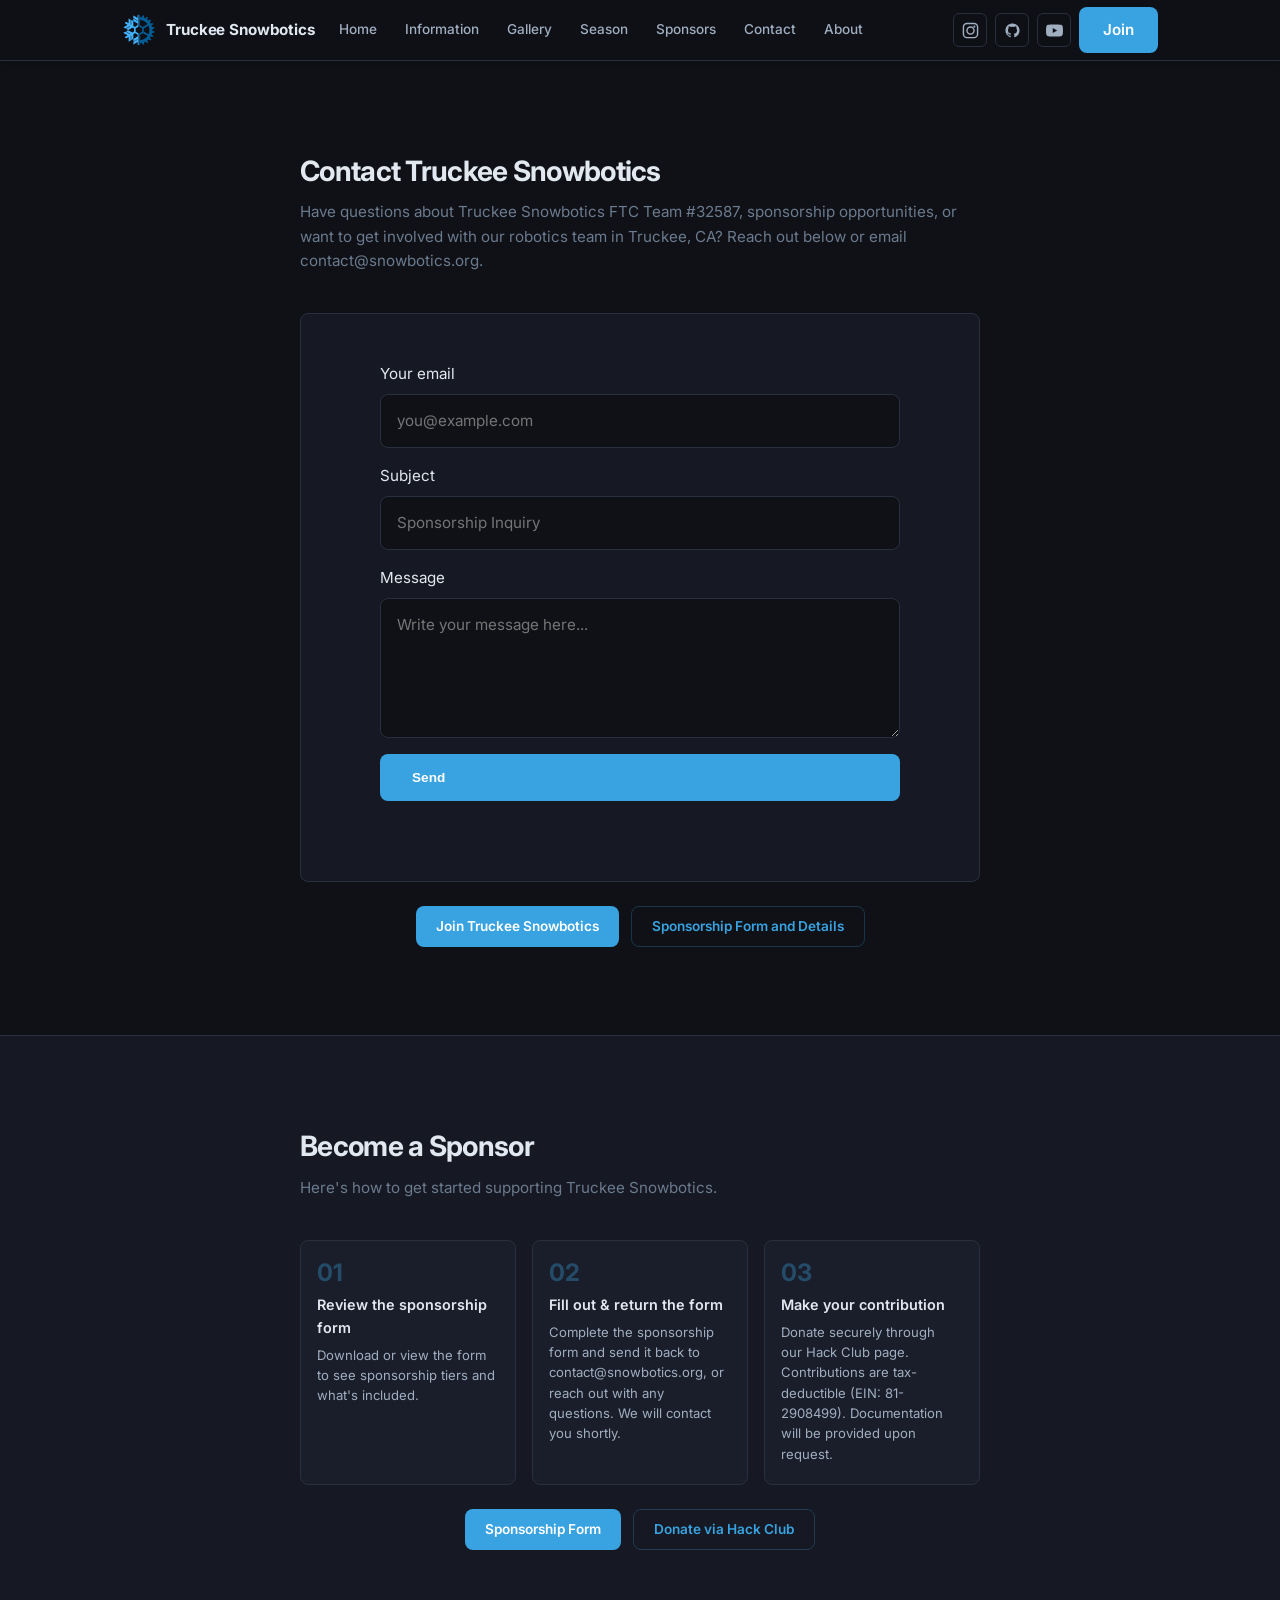
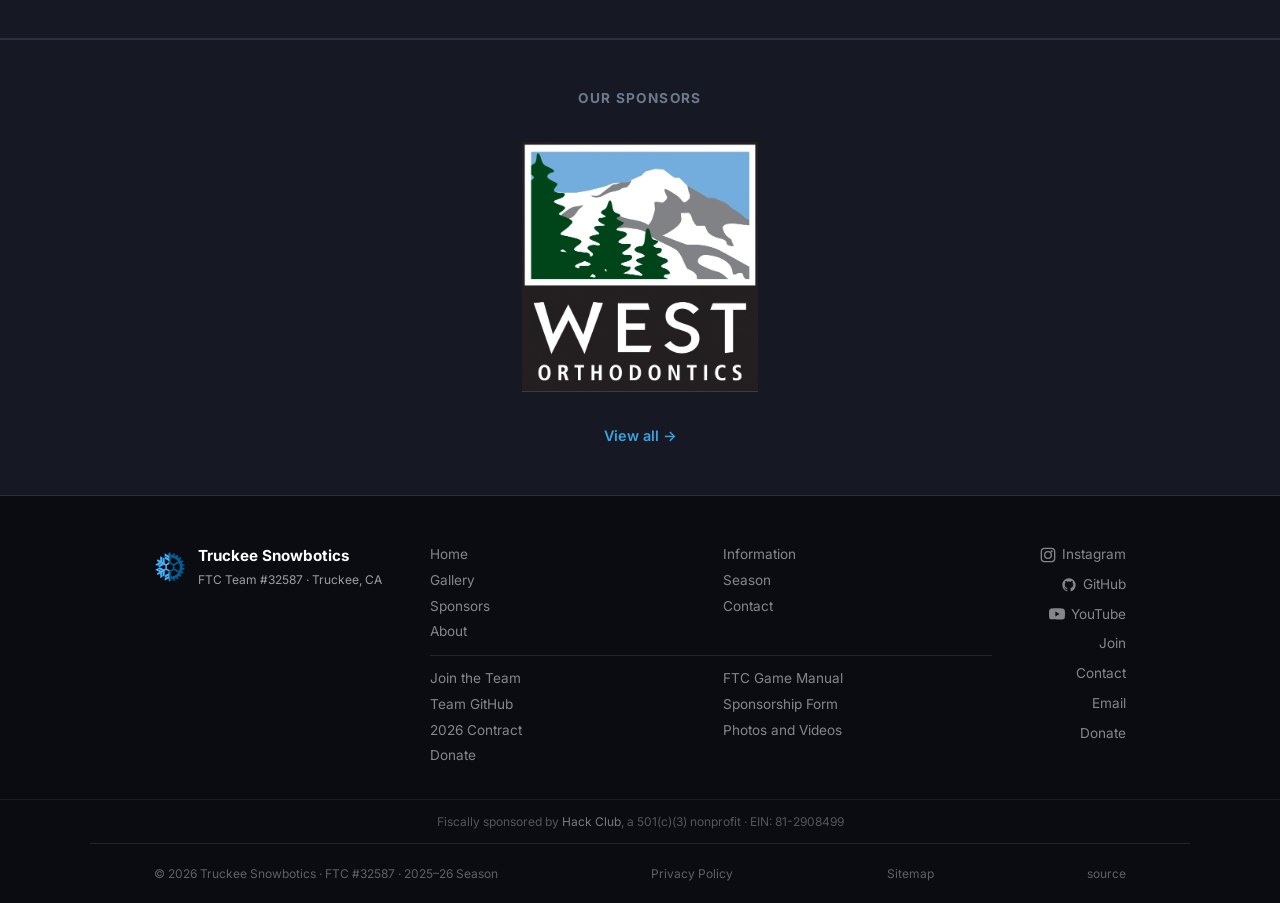
<file: contact/index.html>
<!DOCTYPE html>
<html lang="en">
<head>
  <meta charset="UTF-8" />
  <meta name="viewport" content="width=device-width, initial-scale=1.0" />
  <meta name="author" content="Truckee Snowbotics" />
  <meta name="description" content="Get in touch with Truckee Snowbotics FTC Team #32587. Reach out with questions, sponsorship inquiries, or to get involved with our team." />
  <title>Contact · Truckee Snowbotics</title>
  <link rel="canonical" href="https://snowbotics.org/contact/" />
  <!-- Open Graph -->
  <meta property="og:type" content="website" />
  <meta property="og:site_name" content="Truckee Snowbotics" />
  <meta property="og:url" content="https://snowbotics.org/contact/" />
  <meta property="og:title" content="Contact · Truckee Snowbotics" />
  <meta property="og:description" content="Get in touch with Truckee Snowbotics FTC Team #32587. Reach out with questions, sponsorship inquiries, or to get involved with our team." />
  <meta property="og:image" content="https://snowbotics.org/images/og-image.png" />
  <meta property="og:image:width" content="512" />
  <meta property="og:image:height" content="512" />
  <meta property="og:image:alt" content="Truckee Snowbotics — FTC Team #32587" />
  <meta name="twitter:image" content="https://snowbotics.org/images/og-image.png" />
  <!-- Twitter Card -->
  <meta name="twitter:card" content="summary" />
  <meta name="twitter:title" content="Contact · Truckee Snowbotics" />
  <meta name="twitter:description" content="Get in touch with Truckee Snowbotics FTC Team #32587. Reach out with questions, sponsorship inquiries, or to get involved with our team." />
  <link rel="icon" type="image/svg+xml" href="/images/favicon.svg" />
  <link rel="shortcut icon" href="/favicon.ico" />
  <link rel="apple-touch-icon" sizes="180x180" href="/images/apple-touch-icon.png" />
  <meta name="theme-color" content="#0a0a0a" />
  <link rel="manifest" href="/site.webmanifest" />
  <link rel="preconnect" href="https://fonts.googleapis.com" />
  <link rel="preconnect" href="https://fonts.gstatic.com" crossorigin />
  <link rel="stylesheet" href="https://fonts.googleapis.com/css2?family=Inter:wght@300;400;500;600;700&display=swap" media="print" onload="this.media='all'" />
  <noscript><link rel="stylesheet" href="https://fonts.googleapis.com/css2?family=Inter:wght@300;400;500;600;700&display=swap" /></noscript>
  <link rel="stylesheet" href="../assets/css/main.css" />
  <!-- Structured Data -->
  <script type="application/ld+json">
  {
    "@context": "https://schema.org",
    "@type": "BreadcrumbList",
    "itemListElement": [
      {"@type": "ListItem", "position": 1, "name": "Home", "item": "https://snowbotics.org/"},
      {"@type": "ListItem", "position": 2, "name": "Contact", "item": "https://snowbotics.org/contact/"}
    ]
  }
  </script>
  <!-- Preload page data -->
  <link rel="preload" href="/assets/data/links.json" as="fetch" crossorigin />
</head>
<body>

  <!-- ── TEMPORARY NOTICE BANNER ──────────────── -->
  <div id="notice-banner" style="display:none;background:#b91c1c;color:#fff;text-align:center;padding:.75rem 1rem;font-family:Inter,sans-serif;font-size:.95rem;font-weight:500;line-height:1.4;position:relative;">
    <strong>&#9888; Important Notice:</strong> Our contact pages and email are currently unavailable. For inquiries, please contact us directly at <a data-notice-email href="mailto:example@example.com" style="color:#fde68a;text-decoration:underline;">example@example.com</a>.
    <button data-notice-close aria-label="Dismiss notice" style="position:absolute;right:.75rem;top:50%;transform:translateY(-50%);background:none;border:none;color:#fff;font-size:1.2rem;line-height:1;cursor:pointer;padding:.25rem .5rem;opacity:.8;">&times;</button>
  </div>

  <!-- ── HEADER ──────────────────────────────── -->
  <header class="site-header" id="top">
    <div class="header-inner">

      <a href="/" class="header-brand">
        <img src="../images/logo.svg" alt="" width="34" height="34" />
        <span>Truckee Snowbotics</span>
      </a>

      <nav class="nav" id="main-nav">
        <a href="/">Home</a>
        <a href="/information/">Information</a>
        <a href="/gallery/">Gallery</a>
        <a href="/season/">Season</a>
        <a href="/sponsors/">Sponsors</a>
        <a href="/contact/">Contact</a>
        <a href="/about/">About</a>
      </nav>

      <div class="header-actions">
        <a href="https://www.instagram.com/truckeesnowbotics/" data-link-key="instagram" target="_blank" rel="noopener" class="btn-icon" aria-label="Instagram">
          <svg width="17" height="17" viewBox="0 0 24 24" fill="none" stroke="currentColor" stroke-width="2" stroke-linecap="round" stroke-linejoin="round" aria-hidden="true">
            <rect x="2" y="2" width="20" height="20" rx="5"/>
            <circle cx="12" cy="12" r="5"/>
            <circle cx="17.5" cy="6.5" r="1.5" fill="currentColor" stroke="none"/>
          </svg>
        </a>
        <a href="https://github.com/truckee-snowbotics/FTC-Truckee-Robotics" data-link-key="githubRepo" target="_blank" rel="noopener" class="btn-icon" aria-label="GitHub">
          <svg width="17" height="17" viewBox="0 0 24 24" fill="currentColor" aria-hidden="true">
            <path d="M12 2C6.477 2 2 6.477 2 12c0 4.42 2.865 8.166 6.839 9.489.5.092.682-.217.682-.482 0-.237-.008-.866-.013-1.7-2.782.603-3.369-1.342-3.369-1.342-.454-1.155-1.11-1.462-1.11-1.462-.908-.62.069-.608.069-.608 1.003.07 1.531 1.03 1.531 1.03.892 1.529 2.341 1.087 2.91.831.092-.646.35-1.086.636-1.336-2.22-.253-4.555-1.11-4.555-4.943 0-1.091.39-1.984 1.029-2.683-.103-.253-.446-1.27.098-2.647 0 0 .84-.269 2.75 1.025A9.578 9.578 0 0112 6.836a9.59 9.59 0 012.504.337c1.909-1.294 2.747-1.025 2.747-1.025.546 1.377.202 2.394.1 2.647.64.699 1.028 1.592 1.028 2.683 0 3.842-2.339 4.687-4.566 4.935.359.309.678.919.678 1.852 0 1.336-.012 2.415-.012 2.743 0 .267.18.578.688.48C19.138 20.163 22 16.418 22 12c0-5.523-4.477-10-10-10z"/>
          </svg>
        </a>
        <a href="https://www.youtube.com/@TruckeeSnowbotics" data-link-key="youtube" target="_blank" rel="noopener" class="btn-icon" aria-label="YouTube">
          <svg width="17" height="17" viewBox="0 0 24 24" fill="currentColor" aria-hidden="true">
            <path d="M23.498 6.186a3.016 3.016 0 0 0-2.122-2.136C19.505 3.545 12 3.545 12 3.545s-7.505 0-9.377.505A3.017 3.017 0 0 0 .502 6.186C0 8.07 0 12 0 12s0 3.93.502 5.814a3.016 3.016 0 0 0 2.122 2.136c1.871.505 9.376.505 9.376.505s7.505 0 9.377-.505a3.015 3.015 0 0 0 2.122-2.136C24 15.93 24 12 24 12s0-3.93-.502-5.814zM9.545 15.568V8.432L15.818 12l-6.273 3.568z"/>
          </svg>
        </a>
        <a href="https://forms.gle/wmb4EVvQHGe2SRt96" data-link-key="join" class="btn-primary">Join</a>
      </div>

      <button class="hamburger" id="hamburger" aria-label="Toggle menu" aria-expanded="false">
        <span></span><span></span><span></span>
      </button>

    </div>
  </header>

  <!-- Mobile nav drawer -->
  <div class="mobile-nav" id="mobile-nav" aria-hidden="true">
    <a href="/">Home</a>
    <a href="/information/">Information</a>
    <a href="/gallery/">Gallery</a>
    <a href="/season/">Season</a>
    <a href="/sponsors/">Sponsors</a>
    <a href="/contact/">Contact</a>
    <a href="/about/">About</a>
    <div class="mobile-nav-actions">
      <a href="https://www.instagram.com/truckeesnowbotics/" data-link-key="instagram" target="_blank" rel="noopener">Instagram</a>
      <a href="https://github.com/truckee-snowbotics" data-link-key="github" target="_blank" rel="noopener">GitHub</a>
      <a href="https://www.youtube.com/@TruckeeSnowbotics" data-link-key="youtube" target="_blank" rel="noopener">YouTube</a>
      <a href="https://forms.gle/wmb4EVvQHGe2SRt96" data-link-key="join">Join</a>
    </div>
  </div>

  <main>

    <!-- ── CONTACT ────────────────────────────── -->
    <section class="section" id="contact">
      <div class="section-inner section-inner--narrow">
        <div class="section-header">
          <h2>Contact Truckee Snowbotics</h2>
          <p>Have questions about Truckee Snowbotics FTC Team #32587, sponsorship opportunities, or want to get involved with our robotics team in Truckee, CA? Reach out below or email <a href="mailto:contact@snowbotics.org">contact@snowbotics.org</a>.</p>
        </div>
        <!-- Contact form -->
        <div class="contact-placeholder">
          <form action="https://formspree.io/f/xkopzlvz" data-form-action="formAction" method="POST" class="contact-form">
            <label>
              <span>Your email</span>
              <input type="email" name="email" placeholder="you@example.com" required>
            </label>
            <label>
              <span>Subject</span>
              <input type="text" name="subject" placeholder="Sponsorship Inquiry" required>
            </label>
            <label>
              <span>Message</span>
              <textarea name="message" placeholder="Write your message here..." required></textarea>
            </label>
            <button type="submit" class="btn-primary contact-send-btn">Send</button>
            <div class="form-error hidden" aria-live="assertive"></div>
          </form>
        </div>
        <div class="contact-actions">
          <a href="https://forms.gle/wmb4EVvQHGe2SRt96" data-link-key="join" class="btn-primary">Join Truckee Snowbotics</a>
          <a href="#" data-link-key="sponsorshipForm" class="btn-outline" target="_blank" rel="noopener">Sponsorship Form and Details</a>
        </div>
      </div>
    </section>

  </main>

  <!-- ── SPONSORSHIP PROCESS ──────────────────── -->
  <section class="section section--alt" id="sponsorship">
    <div class="section-inner section-inner--narrow">
      <div class="section-header">
        <h2>Become a Sponsor</h2>
        <p>Here's how to get started supporting Truckee Snowbotics.</p>
      </div>
      <ol class="process-steps">
        <li>
          <strong>Review the sponsorship form</strong>
          <span>Download or view the form to see sponsorship tiers and what's included.</span>
        </li>
        <li>
          <strong>Fill out &amp; return the form</strong>
          <span>Complete the sponsorship form and send it back to <a href="mailto:contact@snowbotics.org">contact@snowbotics.org</a>, or reach out with any questions. We will contact you shortly.</span>
        </li>
        <li>
          <strong>Make your contribution</strong>
          <span>Donate securely through our Hack Club page. Contributions are tax-deductible (EIN: 81-2908499). Documentation will be provided upon request.</span>
        </li>
      </ol>
      <div class="contact-actions" style="margin-top:1.5rem;">
        <a href="#" data-link-key="sponsorshipForm" class="btn-primary" target="_blank" rel="noopener">Sponsorship Form</a>
        <a href="https://hcb.hackclub.com/donations/start/truckee-snowbotics" class="btn-outline" target="_blank" rel="noopener">Donate via Hack Club</a>
      </div>
    </div>
  </section>

  <!-- ── SPONSOR BAR ───────────────────────────── -->
  <div class="sponsor-bar">
    <span class="sponsor-bar-label">Our Sponsors</span>
    <div class="sponsor-bar-logos" id="sponsor-bar-logos"></div>
    <a href="/sponsors/" class="sponsor-bar-link">View all →</a>
  </div>

  <!-- ── FOOTER ────────────────────────────────── -->
  <footer class="site-footer">
    <div class="footer-inner">

      <div class="footer-brand">
        <img src="../images/logo.svg" alt="" width="32" height="32" />
        <div>
          <span class="footer-name">Truckee Snowbotics</span>
          <span class="footer-sub">FTC Team #32587 · Truckee, CA</span>
      </div>

      </div>

      <nav class="footer-nav">
        <a href="/">Home</a>
        <a href="/information/">Information</a>
        <a href="/gallery/">Gallery</a>
        <a href="/season/">Season</a>
        <a href="/sponsors/">Sponsors</a>
        <a href="/contact/">Contact</a>
        <a href="/about/">About</a>
      </nav>

      <div class="footer-actions">
        <a href="https://www.instagram.com/truckeesnowbotics/" target="_blank" rel="noopener">
          <svg width="16" height="16" viewBox="0 0 24 24" fill="none" stroke="currentColor" stroke-width="2" stroke-linecap="round" stroke-linejoin="round" aria-hidden="true">
            <rect x="2" y="2" width="20" height="20" rx="5"/>
            <circle cx="12" cy="12" r="5"/>
            <circle cx="17.5" cy="6.5" r="1.5" fill="currentColor" stroke="none"/>
          </svg>
          Instagram
        </a>
        <a href="https://github.com/truckee-snowbotics" target="_blank" rel="noopener">
          <svg width="16" height="16" viewBox="0 0 24 24" fill="currentColor" aria-hidden="true">
            <path d="M12 2C6.477 2 2 6.477 2 12c0 4.42 2.865 8.166 6.839 9.489.5.092.682-.217.682-.482 0-.237-.008-.866-.013-1.7-2.782.603-3.369-1.342-3.369-1.342-.454-1.155-1.11-1.462-1.11-1.462-.908-.62.069-.608.069-.608 1.003.07 1.531 1.03 1.531 1.03.892 1.529 2.341 1.087 2.91.831.092-.646.35-1.086.636-1.336-2.22-.253-4.555-1.11-4.555-4.943 0-1.091.39-1.984 1.029-2.683-.103-.253-.446-1.27.098-2.647 0 0 .84-.269 2.75 1.025A9.578 9.578 0 0112 6.836a9.59 9.59 0 012.504.337c1.909-1.294 2.747-1.025 2.747-1.025.546 1.377.202 2.394.1 2.647.64.699 1.028 1.592 1.028 2.683 0 3.842-2.339 4.687-4.566 4.935.359.309.678.919.678 1.852 0 1.336-.012 2.415-.012 2.743 0 .267.18.578.688.48C19.138 20.163 22 16.418 22 12c0-5.523-4.477-10-10-10z"/>
          </svg>
          GitHub
        </a>
        <a href="https://www.youtube.com/@TruckeeSnowbotics" data-link-key="youtube" target="_blank" rel="noopener">
          <svg width="16" height="16" viewBox="0 0 24 24" fill="currentColor" aria-hidden="true">
            <path d="M23.498 6.186a3.016 3.016 0 0 0-2.122-2.136C19.505 3.545 12 3.545 12 3.545s-7.505 0-9.377.505A3.017 3.017 0 0 0 .502 6.186C0 8.07 0 12 0 12s0 3.93.502 5.814a3.016 3.016 0 0 0 2.122 2.136c1.871.505 9.376.505 9.376.505s7.505 0 9.377-.505a3.015 3.015 0 0 0 2.122-2.136C24 15.93 24 12 24 12s0-3.93-.502-5.814zM9.545 15.568V8.432L15.818 12l-6.273 3.568z"/>
          </svg>
          YouTube
        </a>
        <a href="https://forms.gle/wmb4EVvQHGe2SRt96">Join</a>
        <a href="/contact/">Contact</a>
        <a href="mailto:contact@snowbotics.org">Email</a>
        <a href="#" data-link-key="donate" target="_blank" rel="noopener">Donate</a>
      </div>

    </div>
    <div class="footer-fiscal">Fiscally sponsored by <a href="https://hackclub.com/hcb/" target="_blank" rel="noopener">Hack Club</a>, a 501(c)(3) nonprofit &middot; EIN: 81-2908499</div>
    <div class="footer-bottom">
      <span>© 2026 Truckee Snowbotics · FTC #32587 · 2025–26 Season</span>
      <a href="/privacy/">Privacy Policy</a>
      <a href="/sitemap.xml">Sitemap</a>
      <a href="https://github.com/truckee-snowbotics/truckee-snowbotics" target="_blank" rel="noopener">source</a>
    </div>
  </footer>

  <script src="../assets/js/main.js" defer></script>
</body>
</html>
</file>
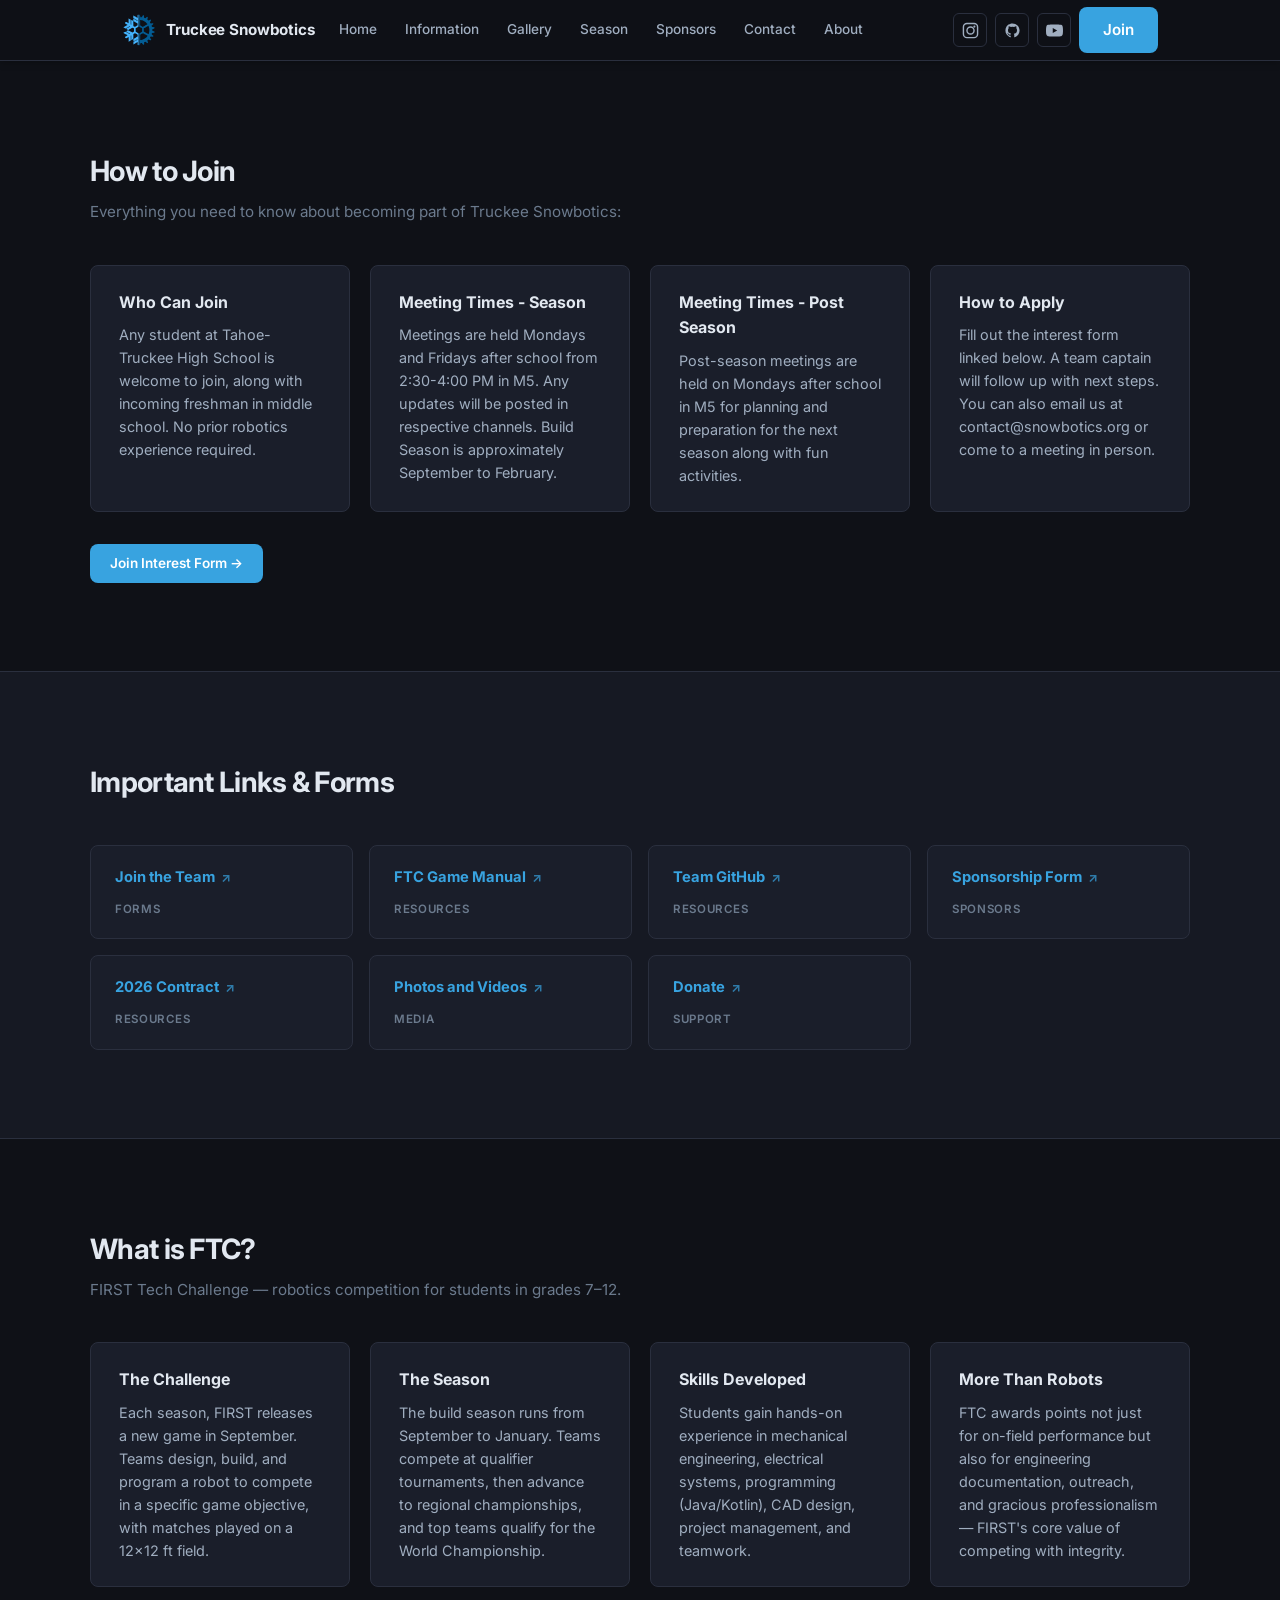
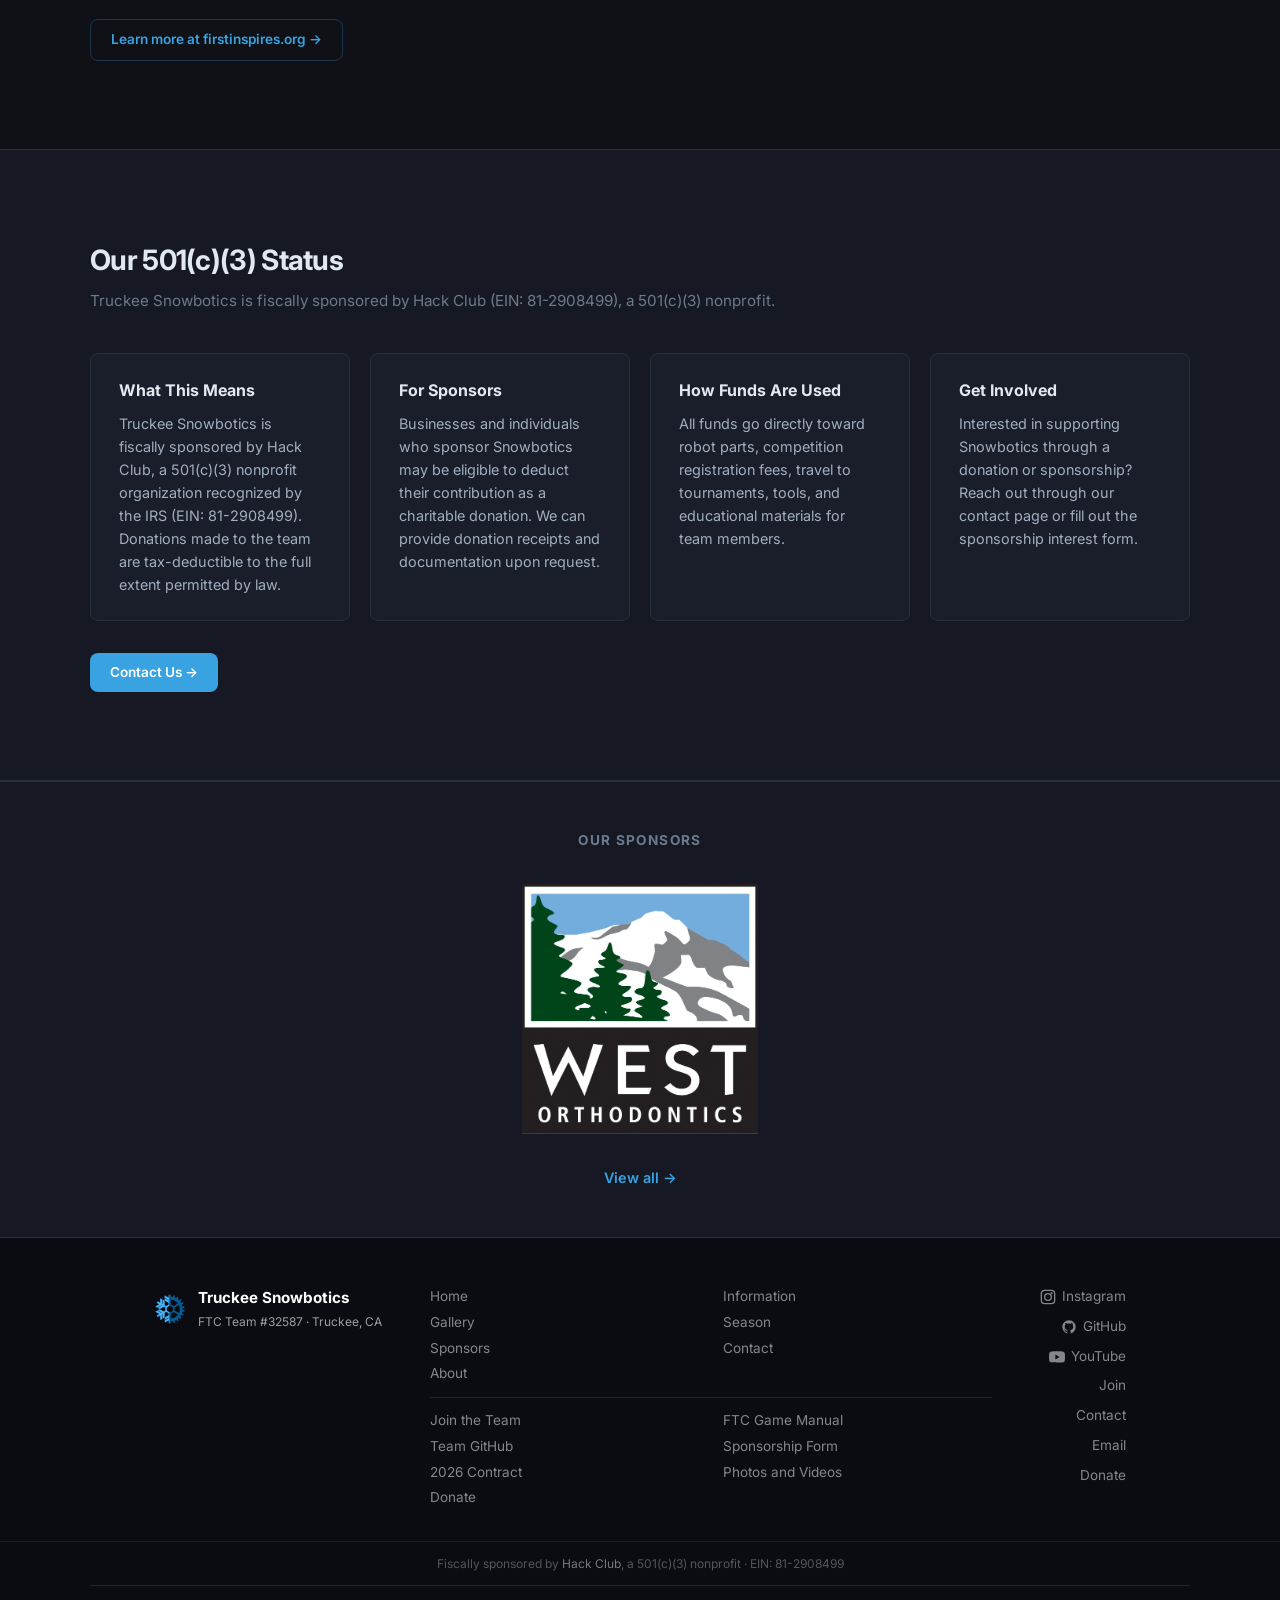
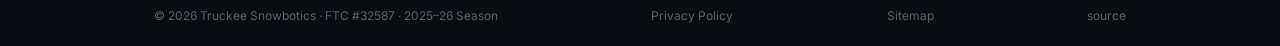
<file: information/index.html>
<!DOCTYPE html>
<html lang="en">
<head>
  <meta charset="UTF-8" />
  <meta name="viewport" content="width=device-width, initial-scale=1.0" />
  <meta name="author" content="Truckee Snowbotics" />
  <meta name="description" content="Learn about FIRST Tech Challenge, how to join Truckee Snowbotics FTC Team #32587, competition details, and our fiscal sponsorship through Hack Club." />
  <title>Information · Truckee Snowbotics</title>
  <link rel="canonical" href="https://snowbotics.org/information/" />
  <!-- Open Graph -->
  <meta property="og:type" content="website" />
  <meta property="og:site_name" content="Truckee Snowbotics" />
  <meta property="og:url" content="https://snowbotics.org/information/" />
  <meta property="og:title" content="Information · Truckee Snowbotics" />
  <meta property="og:description" content="Learn about FIRST Tech Challenge, how to join Truckee Snowbotics FTC Team #32587, competition details, and our fiscal sponsorship through Hack Club." />
  <meta property="og:image" content="https://snowbotics.org/images/og-image.png" />
  <meta property="og:image:width" content="512" />
  <meta property="og:image:height" content="512" />
  <meta property="og:image:alt" content="Truckee Snowbotics — FTC Team #32587" />
  <meta name="twitter:image" content="https://snowbotics.org/images/og-image.png" />
  <!-- Twitter Card -->
  <meta name="twitter:card" content="summary" />
  <meta name="twitter:title" content="Information · Truckee Snowbotics" />
  <meta name="twitter:description" content="Learn about FIRST Tech Challenge, how to join Truckee Snowbotics FTC Team #32587, competition details, and our fiscal sponsorship through Hack Club." />
  <link rel="icon" type="image/svg+xml" href="/images/favicon.svg" />
  <link rel="shortcut icon" href="/favicon.ico" />
  <link rel="apple-touch-icon" sizes="180x180" href="/images/apple-touch-icon.png" />
  <meta name="theme-color" content="#0a0a0a" />
  <link rel="manifest" href="/site.webmanifest" />
  <link rel="preconnect" href="https://fonts.googleapis.com" />
  <link rel="preconnect" href="https://fonts.gstatic.com" crossorigin />
  <link rel="stylesheet" href="https://fonts.googleapis.com/css2?family=Inter:wght@300;400;500;600;700&display=swap" media="print" onload="this.media='all'" />
  <noscript><link rel="stylesheet" href="https://fonts.googleapis.com/css2?family=Inter:wght@300;400;500;600;700&display=swap" /></noscript>
  <link rel="stylesheet" href="../assets/css/main.css" />
  <!-- Structured Data -->
  <script type="application/ld+json">
  {
    "@context": "https://schema.org",
    "@type": "BreadcrumbList",
    "itemListElement": [
      {"@type": "ListItem", "position": 1, "name": "Home", "item": "https://snowbotics.org/"},
      {"@type": "ListItem", "position": 2, "name": "Information", "item": "https://snowbotics.org/information/"}
    ]
  }
  </script>
  <!-- Preload page data -->
  <link rel="preload" href="/assets/data/links.json" as="fetch" crossorigin />
</head>
<body>

  <!-- ── HEADER ──────────────────────────────── -->
  <header class="site-header" id="top">
    <div class="header-inner">

      <a href="/" class="header-brand">
        <img src="../images/logo.svg" alt="" width="34" height="34" />
        <span>Truckee Snowbotics</span>
      </a>

      <nav class="nav" id="main-nav">
        <a href="/">Home</a>
        <a href="/information/">Information</a>
        <a href="/gallery/">Gallery</a>
        <a href="/season/">Season</a>
        <a href="/sponsors/">Sponsors</a>
        <a href="/contact/">Contact</a>
        <a href="/about/">About</a>
      </nav>

      <div class="header-actions">
        <a href="https://www.instagram.com/truckeesnowbotics/" data-link-key="instagram" target="_blank" rel="noopener" class="btn-icon" aria-label="Instagram">
          <svg width="17" height="17" viewBox="0 0 24 24" fill="none" stroke="currentColor" stroke-width="2" stroke-linecap="round" stroke-linejoin="round" aria-hidden="true">
            <rect x="2" y="2" width="20" height="20" rx="5"/>
            <circle cx="12" cy="12" r="5"/>
            <circle cx="17.5" cy="6.5" r="1.5" fill="currentColor" stroke="none"/>
          </svg>
        </a>
        <a href="https://github.com/truckee-snowbotics/FTC-Truckee-Robotics" data-link-key="githubRepo" target="_blank" rel="noopener" class="btn-icon" aria-label="GitHub">
          <svg width="17" height="17" viewBox="0 0 24 24" fill="currentColor" aria-hidden="true">
            <path d="M12 2C6.477 2 2 6.477 2 12c0 4.42 2.865 8.166 6.839 9.489.5.092.682-.217.682-.482 0-.237-.008-.866-.013-1.7-2.782.603-3.369-1.342-3.369-1.342-.454-1.155-1.11-1.462-1.11-1.462-.908-.62.069-.608.069-.608 1.003.07 1.531 1.03 1.531 1.03.892 1.529 2.341 1.087 2.91.831.092-.646.35-1.086.636-1.336-2.22-.253-4.555-1.11-4.555-4.943 0-1.091.39-1.984 1.029-2.683-.103-.253-.446-1.27.098-2.647 0 0 .84-.269 2.75 1.025A9.578 9.578 0 0112 6.836a9.59 9.59 0 012.504.337c1.909-1.294 2.747-1.025 2.747-1.025.546 1.377.202 2.394.1 2.647.64.699 1.028 1.592 1.028 2.683 0 3.842-2.339 4.687-4.566 4.935.359.309.678.919.678 1.852 0 1.336-.012 2.415-.012 2.743 0 .267.18.578.688.48C19.138 20.163 22 16.418 22 12c0-5.523-4.477-10-10-10z"/>
          </svg>
        </a>
        <a href="https://www.youtube.com/@TruckeeSnowbotics" data-link-key="youtube" target="_blank" rel="noopener" class="btn-icon" aria-label="YouTube">
          <svg width="17" height="17" viewBox="0 0 24 24" fill="currentColor" aria-hidden="true">
            <path d="M23.498 6.186a3.016 3.016 0 0 0-2.122-2.136C19.505 3.545 12 3.545 12 3.545s-7.505 0-9.377.505A3.017 3.017 0 0 0 .502 6.186C0 8.07 0 12 0 12s0 3.93.502 5.814a3.016 3.016 0 0 0 2.122 2.136c1.871.505 9.376.505 9.376.505s7.505 0 9.377-.505a3.015 3.015 0 0 0 2.122-2.136C24 15.93 24 12 24 12s0-3.93-.502-5.814zM9.545 15.568V8.432L15.818 12l-6.273 3.568z"/>
          </svg>
        </a>
        <a href="https://forms.gle/wmb4EVvQHGe2SRt96" data-link-key="join" class="btn-primary">Join</a>
      </div>

      <button class="hamburger" id="hamburger" aria-label="Toggle menu" aria-expanded="false">
        <span></span><span></span><span></span>
      </button>

    </div>
  </header>

  <!-- Mobile nav drawer -->
  <div class="mobile-nav" id="mobile-nav" aria-hidden="true">
    <a href="/">Home</a>
    <a href="/information/">Information</a>
    <a href="/gallery/">Gallery</a>
    <a href="/season/">Season</a>
    <a href="/sponsors/">Sponsors</a>
    <a href="/contact/">Contact</a>
    <a href="/about/">About</a>
    <div class="mobile-nav-actions">
      <a href="https://www.instagram.com/truckeesnowbotics/" data-link-key="instagram" target="_blank" rel="noopener">Instagram</a>
      <a href="https://github.com/truckee-snowbotics" data-link-key="github" target="_blank" rel="noopener">GitHub</a>
      <a href="https://www.youtube.com/@TruckeeSnowbotics" data-link-key="youtube" target="_blank" rel="noopener">YouTube</a>
      <a href="https://forms.gle/wmb4EVvQHGe2SRt96" data-link-key="join">Join</a>
    </div>
  </div>

  <main>

    <!-- ── HOW TO JOIN ────────────────────────── -->
    <section class="section" id="join">
      <div class="section-inner">
        <div class="section-header">
          <h2>How to Join</h2>
          <p>Everything you need to know about becoming part of Truckee Snowbotics:</p>
        </div>
        <div class="info-grid">
          <div class="info-card">
            <span class="info-card-title">Who Can Join</span>
            <p class="info-card-body">Any student at Tahoe-Truckee High School is welcome to join, along with incoming freshman in middle school. No prior robotics experience required.</p>
          </div>
          <div class="info-card">
            <span class="info-card-title">Meeting Times - Season</span>
            <p class="info-card-body">Meetings are held Mondays and Fridays after school from 2:30-4:00 PM in M5. Any updates will be posted in respective channels. Build Season is approximately September to February.</p>
          </div>
          <div class="info-card">
            <span class="info-card-title">Meeting Times - Post Season</span>
            <p class="info-card-body">Post-season meetings are held on Mondays after school in M5 for planning and preparation for the next season along with fun activities.</p>
          </div>
          <div class="info-card">
            <span class="info-card-title">How to Apply</span>
            <p class="info-card-body">Fill out the interest form linked below. A team captain will follow up with next steps. You can also email us at contact@snowbotics.org or come to a meeting in person.</p>
          </div>
        </div>
        <div style="margin-top:2rem;">
          <a href="https://forms.gle/wmb4EVvQHGe2SRt96" class="btn-primary" target="_blank" rel="noopener">Join Interest Form →</a>
        </div>
      </div>
    </section>

    <!-- ── LINKS & FORMS ─────────────────────── -->
    <section class="section section--alt" id="links">
      <div class="section-inner">
        <div class="section-header">
          <h2>Important Links &amp; Forms</h2>
        </div>
        <div class="links-grid" id="links-grid"></div>
      </div>
    </section>

    <!-- ── ABOUT FTC ──────────────────────────── -->
    <section class="section" id="ftc">
      <div class="section-inner">
        <div class="section-header">
          <h2>What is FTC?</h2>
          <p>FIRST Tech Challenge — robotics competition for students in grades 7–12.</p>
        </div>
        <div class="info-grid">
          <div class="info-card">
            <span class="info-card-title">The Challenge</span>
            <p class="info-card-body">Each season, FIRST releases a new game in September. Teams design, build, and program a robot to compete in a specific game objective, with matches played on a 12×12 ft field.</p>
          </div>
          <div class="info-card">
            <span class="info-card-title">The Season</span>
            <p class="info-card-body">The build season runs from September to January. Teams compete at qualifier tournaments, then advance to regional championships, and top teams qualify for the World Championship.</p>
          </div>
          <div class="info-card">
            <span class="info-card-title">Skills Developed</span>
            <p class="info-card-body">Students gain hands-on experience in mechanical engineering, electrical systems, programming (Java/Kotlin), CAD design, project management, and teamwork.</p>
          </div>
          <div class="info-card">
            <span class="info-card-title">More Than Robots</span>
            <p class="info-card-body">FTC awards points not just for on-field performance but also for engineering documentation, outreach, and gracious professionalism — FIRST's core value of competing with integrity.</p>
          </div>
        </div>
        <div style="margin-top:2rem;">
          <a href="https://www.firstinspires.org/robotics/ftc" class="btn-outline" target="_blank" rel="noopener">Learn more at firstinspires.org →</a>
        </div>
      </div>
    </section>

    <!-- ── 501(c)(3) ───────────────────────────── -->
    <section class="section section--alt" id="nonprofit">
      <div class="section-inner">
        <div class="section-header">
          <h2>Our 501(c)(3) Status</h2>
          <p>Truckee Snowbotics is fiscally sponsored by Hack Club (EIN: 81-2908499), a 501(c)(3) nonprofit.</p>
        </div>
        <div class="info-grid">
          <div class="info-card">
            <span class="info-card-title">What This Means</span>
            <p class="info-card-body">Truckee Snowbotics is fiscally sponsored by Hack Club, a 501(c)(3) nonprofit organization recognized by the IRS (EIN: 81-2908499). Donations made to the team are tax-deductible to the full extent permitted by law.</p>
          </div>
          <div class="info-card">
            <span class="info-card-title">For Sponsors</span>
            <p class="info-card-body">Businesses and individuals who sponsor Snowbotics may be eligible to deduct their contribution as a charitable donation. We can provide donation receipts and documentation upon request.</p>
          </div>
          <div class="info-card">
            <span class="info-card-title">How Funds Are Used</span>
            <p class="info-card-body">All funds go directly toward robot parts, competition registration fees, travel to tournaments, tools, and educational materials for team members.</p>
          </div>
          <div class="info-card">
            <span class="info-card-title">Get Involved</span>
            <p class="info-card-body">Interested in supporting Snowbotics through a donation or sponsorship? Reach out through our contact page or fill out the sponsorship interest form.</p>
          </div>
        </div>
        <div style="margin-top:2rem;">
          <a href="/contact/" class="btn-primary">Contact Us →</a>
        </div>
      </div>
    </section>

  </main>

  <!-- ── SPONSOR BAR ───────────────────────────── -->
  <div class="sponsor-bar">
    <span class="sponsor-bar-label">Our Sponsors</span>
    <div class="sponsor-bar-logos" id="sponsor-bar-logos"></div>
    <a href="/sponsors/" class="sponsor-bar-link">View all →</a>
  </div>

  <!-- ── FOOTER ────────────────────────────────── -->
  <footer class="site-footer">
    <div class="footer-inner">

      <div class="footer-brand">
        <img src="../images/logo.svg" alt="" width="32" height="32" />
        <div>
          <span class="footer-name">Truckee Snowbotics</span>
          <span class="footer-sub">FTC Team #32587 · Truckee, CA</span>
      </div>

      </div>

      <nav class="footer-nav">
        <a href="/">Home</a>
        <a href="/information/">Information</a>
        <a href="/gallery/">Gallery</a>
        <a href="/season/">Season</a>
        <a href="/sponsors/">Sponsors</a>
        <a href="/contact/">Contact</a>
        <a href="/about/">About</a>
      </nav>

      <div class="footer-actions">
        <a href="https://www.instagram.com/truckeesnowbotics/" target="_blank" rel="noopener">
          <svg width="16" height="16" viewBox="0 0 24 24" fill="none" stroke="currentColor" stroke-width="2" stroke-linecap="round" stroke-linejoin="round" aria-hidden="true">
            <rect x="2" y="2" width="20" height="20" rx="5"/>
            <circle cx="12" cy="12" r="5"/>
            <circle cx="17.5" cy="6.5" r="1.5" fill="currentColor" stroke="none"/>
          </svg>
          Instagram
        </a>
        <a href="https://github.com/truckee-snowbotics" target="_blank" rel="noopener">
          <svg width="16" height="16" viewBox="0 0 24 24" fill="currentColor" aria-hidden="true">
            <path d="M12 2C6.477 2 2 6.477 2 12c0 4.42 2.865 8.166 6.839 9.489.5.092.682-.217.682-.482 0-.237-.008-.866-.013-1.7-2.782.603-3.369-1.342-3.369-1.342-.454-1.155-1.11-1.462-1.11-1.462-.908-.62.069-.608.069-.608 1.003.07 1.531 1.03 1.531 1.03.892 1.529 2.341 1.087 2.91.831.092-.646.35-1.086.636-1.336-2.22-.253-4.555-1.11-4.555-4.943 0-1.091.39-1.984 1.029-2.683-.103-.253-.446-1.27.098-2.647 0 0 .84-.269 2.75 1.025A9.578 9.578 0 0112 6.836a9.59 9.59 0 012.504.337c1.909-1.294 2.747-1.025 2.747-1.025.546 1.377.202 2.394.1 2.647.64.699 1.028 1.592 1.028 2.683 0 3.842-2.339 4.687-4.566 4.935.359.309.678.919.678 1.852 0 1.336-.012 2.415-.012 2.743 0 .267.18.578.688.48C19.138 20.163 22 16.418 22 12c0-5.523-4.477-10-10-10z"/>
          </svg>
          GitHub
        </a>
        <a href="https://www.youtube.com/@TruckeeSnowbotics" data-link-key="youtube" target="_blank" rel="noopener">
          <svg width="16" height="16" viewBox="0 0 24 24" fill="currentColor" aria-hidden="true">
            <path d="M23.498 6.186a3.016 3.016 0 0 0-2.122-2.136C19.505 3.545 12 3.545 12 3.545s-7.505 0-9.377.505A3.017 3.017 0 0 0 .502 6.186C0 8.07 0 12 0 12s0 3.93.502 5.814a3.016 3.016 0 0 0 2.122 2.136c1.871.505 9.376.505 9.376.505s7.505 0 9.377-.505a3.015 3.015 0 0 0 2.122-2.136C24 15.93 24 12 24 12s0-3.93-.502-5.814zM9.545 15.568V8.432L15.818 12l-6.273 3.568z"/>
          </svg>
          YouTube
        </a>
        <a href="https://forms.gle/wmb4EVvQHGe2SRt96">Join</a>
        <a href="/contact/">Contact</a>
        <a href="mailto:contact@snowbotics.org">Email</a>
        <a href="#" data-link-key="donate" target="_blank" rel="noopener">Donate</a>
      </div>

    </div>
    <div class="footer-fiscal">Fiscally sponsored by <a href="https://hackclub.com/hcb/" target="_blank" rel="noopener">Hack Club</a>, a 501(c)(3) nonprofit &middot; EIN: 81-2908499</div>
    <div class="footer-bottom">
      <span>© 2026 Truckee Snowbotics · FTC #32587 · 2025–26 Season</span>
      <a href="/privacy/">Privacy Policy</a>
      <a href="/sitemap.xml">Sitemap</a>
      <a href="https://github.com/truckee-snowbotics/truckee-snowbotics" target="_blank" rel="noopener">source</a>
    </div>
  </footer>

  <script src="../assets/js/main.js" defer></script>
</body>
</html>
</file>
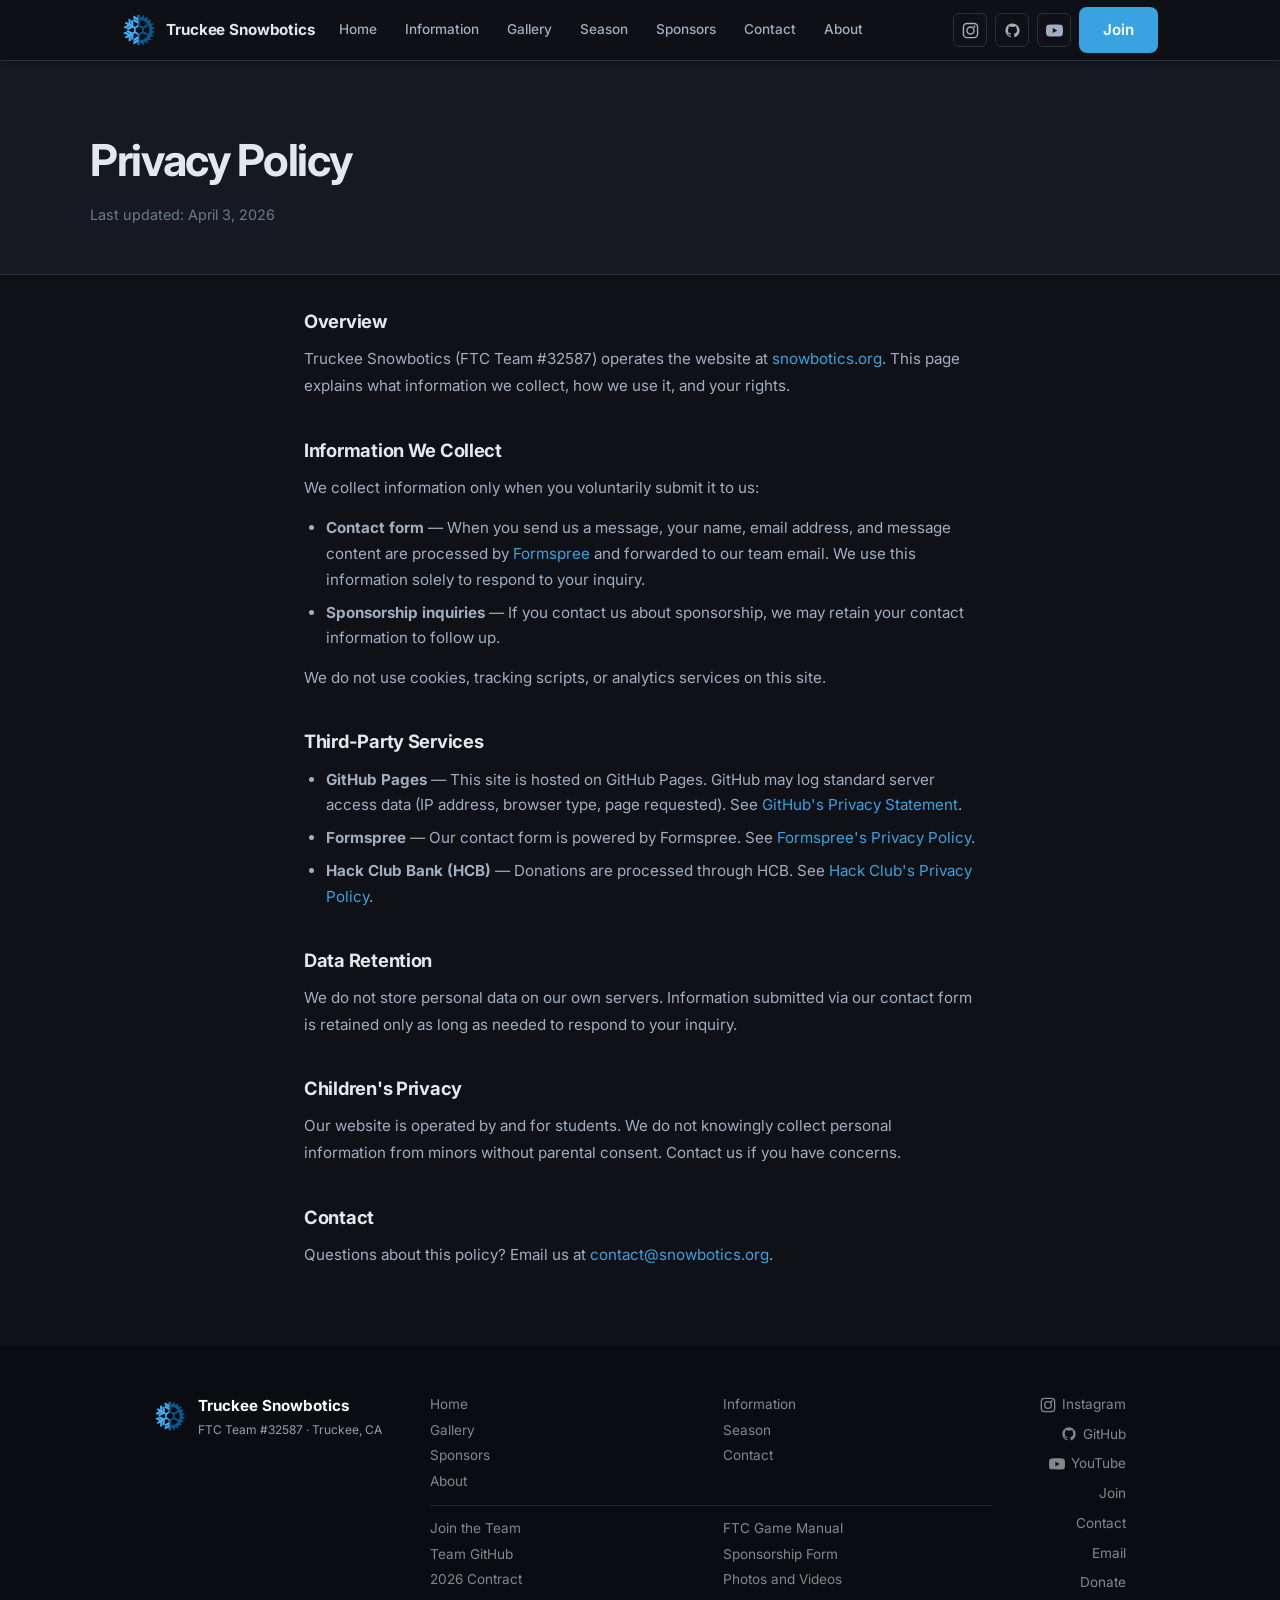
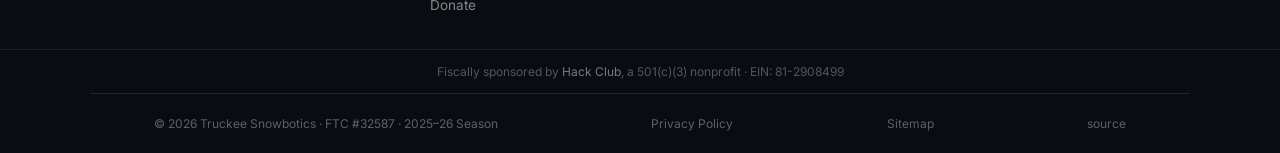
<file: privacy/index.html>
<!DOCTYPE html>
<html lang="en">
<head>
  <meta charset="UTF-8" />
  <meta name="viewport" content="width=device-width, initial-scale=1.0" />
  <meta name="author" content="Truckee Snowbotics" />
  <meta name="description" content="Privacy Policy for Truckee Snowbotics FTC Team #32587. Learn what data we collect, how it is used, and your rights as a visitor to snowbotics.org." />
  <title>Privacy Policy · Truckee Snowbotics</title>
  <link rel="canonical" href="https://snowbotics.org/privacy/" />
  <!-- Open Graph -->
  <meta property="og:type" content="website" />
  <meta property="og:site_name" content="Truckee Snowbotics" />
  <meta property="og:url" content="https://snowbotics.org/privacy/" />
  <meta property="og:title" content="Privacy Policy · Truckee Snowbotics" />
  <meta property="og:description" content="Privacy Policy for Truckee Snowbotics FTC Team #32587. Learn what data we collect, how it is used, and your rights as a visitor to snowbotics.org." />
  <meta property="og:image" content="https://snowbotics.org/images/og-image.png" />
  <meta property="og:image:width" content="512" />
  <meta property="og:image:height" content="512" />
  <meta property="og:image:alt" content="Truckee Snowbotics — FTC Team #32587" />
  <meta name="twitter:image" content="https://snowbotics.org/images/og-image.png" />
  <meta name="twitter:card" content="summary" />
  <meta name="twitter:title" content="Privacy Policy · Truckee Snowbotics" />
  <meta name="twitter:description" content="Privacy Policy for Truckee Snowbotics FTC Team #32587. Learn what data we collect, how it is used, and your rights as a visitor to snowbotics.org." />
  <link rel="icon" type="image/svg+xml" href="/images/favicon.svg" />
  <link rel="shortcut icon" href="/favicon.ico" />
  <link rel="apple-touch-icon" sizes="180x180" href="/images/apple-touch-icon.png" />
  <meta name="theme-color" content="#0a0a0a" />
  <link rel="manifest" href="/site.webmanifest" />
  <link rel="preconnect" href="https://fonts.googleapis.com" />
  <link rel="preconnect" href="https://fonts.gstatic.com" crossorigin />
  <link rel="stylesheet" href="https://fonts.googleapis.com/css2?family=Inter:wght@300;400;500;600;700&display=swap" media="print" onload="this.media='all'" />
  <noscript><link rel="stylesheet" href="https://fonts.googleapis.com/css2?family=Inter:wght@300;400;500;600;700&display=swap" /></noscript>
  <link rel="stylesheet" href="../assets/css/main.css" />
  <!-- Structured Data -->
  <script type="application/ld+json">
  {
    "@context": "https://schema.org",
    "@type": "BreadcrumbList",
    "itemListElement": [
      {"@type": "ListItem", "position": 1, "name": "Home", "item": "https://snowbotics.org/"},
      {"@type": "ListItem", "position": 2, "name": "Privacy Policy", "item": "https://snowbotics.org/privacy/"}
    ]
  }
  </script>
  <!-- Preload page data -->
  <link rel="preload" href="/assets/data/links.json" as="fetch" crossorigin />
</head>
<body>

  <!-- ── HEADER ────────────────────────────────── -->
  <header class="site-header" id="top">
    <div class="header-inner">

      <a href="/" class="header-brand">
        <img src="../images/logo.svg" alt="" width="34" height="34" />
        <span>Truckee Snowbotics</span>
      </a>

      <nav class="nav" id="main-nav">
        <a href="/">Home</a>
        <a href="/information/">Information</a>
        <a href="/gallery/">Gallery</a>
        <a href="/season/">Season</a>
        <a href="/sponsors/">Sponsors</a>
        <a href="/contact/">Contact</a>
        <a href="/about/">About</a>
      </nav>

      <div class="header-actions">
        <a href="https://www.instagram.com/truckeesnowbotics/" data-link-key="instagram" target="_blank" rel="noopener" class="btn-icon" aria-label="Instagram">
          <svg width="17" height="17" viewBox="0 0 24 24" fill="none" stroke="currentColor" stroke-width="2" stroke-linecap="round" stroke-linejoin="round" aria-hidden="true">
            <rect x="2" y="2" width="20" height="20" rx="5"/>
            <circle cx="12" cy="12" r="5"/>
            <circle cx="17.5" cy="6.5" r="1.5" fill="currentColor" stroke="none"/>
          </svg>
        </a>
        <a href="https://github.com/truckee-snowbotics/FTC-Truckee-Robotics" data-link-key="githubRepo" target="_blank" rel="noopener" class="btn-icon" aria-label="GitHub">
          <svg width="17" height="17" viewBox="0 0 24 24" fill="currentColor" aria-hidden="true">
            <path d="M12 2C6.477 2 2 6.477 2 12c0 4.42 2.865 8.166 6.839 9.489.5.092.682-.217.682-.482 0-.237-.008-.866-.013-1.7-2.782.603-3.369-1.342-3.369-1.342-.454-1.155-1.11-1.462-1.11-1.462-.908-.62.069-.608.069-.608 1.003.07 1.531 1.03 1.531 1.03.892 1.529 2.341 1.087 2.91.831.092-.646.35-1.086.636-1.336-2.22-.253-4.555-1.11-4.555-4.943 0-1.091.39-1.984 1.029-2.683-.103-.253-.446-1.27.098-2.647 0 0 .84-.269 2.75 1.025A9.578 9.578 0 0112 6.836a9.59 9.59 0 012.504.337c1.909-1.294 2.747-1.025 2.747-1.025.546 1.377.202 2.394.1 2.647.64.699 1.028 1.592 1.028 2.683 0 3.842-2.339 4.687-4.566 4.935.359.309.678.919.678 1.852 0 1.336-.012 2.415-.012 2.743 0 .267.18.578.688.48C19.138 20.163 22 16.418 22 12c0-5.523-4.477-10-10-10z"/>
          </svg>
        </a>
        <a href="https://www.youtube.com/@TruckeeSnowbotics" data-link-key="youtube" target="_blank" rel="noopener" class="btn-icon" aria-label="YouTube">
          <svg width="17" height="17" viewBox="0 0 24 24" fill="currentColor" aria-hidden="true">
            <path d="M23.498 6.186a3.016 3.016 0 0 0-2.122-2.136C19.505 3.545 12 3.545 12 3.545s-7.505 0-9.377.505A3.017 3.017 0 0 0 .502 6.186C0 8.07 0 12 0 12s0 3.93.502 5.814a3.016 3.016 0 0 0 2.122 2.136c1.871.505 9.376.505 9.376.505s7.505 0 9.377-.505a3.015 3.015 0 0 0 2.122-2.136C24 15.93 24 12 24 12s0-3.93-.502-5.814zM9.545 15.568V8.432L15.818 12l-6.273 3.568z"/>
          </svg>
        </a>
        <a href="https://forms.gle/wmb4EVvQHGe2SRt96" data-link-key="join" class="btn-primary">Join</a>
      </div>

      <button class="hamburger" id="hamburger" aria-label="Toggle menu" aria-expanded="false">
        <span></span><span></span><span></span>
      </button>

    </div>
  </header>

  <!-- Mobile nav drawer -->
  <div class="mobile-nav" id="mobile-nav" aria-hidden="true">
    <a href="/">Home</a>
    <a href="/information/">Information</a>
    <a href="/gallery/">Gallery</a>
    <a href="/season/">Season</a>
    <a href="/sponsors/">Sponsors</a>
    <a href="/contact/">Contact</a>
    <a href="/about/">About</a>
    <div class="mobile-nav-actions">
      <a href="https://www.instagram.com/truckeesnowbotics/" data-link-key="instagram" target="_blank" rel="noopener">Instagram</a>
      <a href="https://github.com/truckee-snowbotics" data-link-key="github" target="_blank" rel="noopener">GitHub</a>
      <a href="https://www.youtube.com/@TruckeeSnowbotics" data-link-key="youtube" target="_blank" rel="noopener">YouTube</a>
      <a href="https://forms.gle/wmb4EVvQHGe2SRt96" data-link-key="join">Join</a>
    </div>
  </div>

  <!-- ── MAIN ──────────────────────────────────── -->
  <main>
    <section class="page-hero">
      <h1>Privacy Policy</h1>
      <p>Last updated: April 3, 2026</p>
    </section>

    <section class="content-section" style="max-width:720px;margin:0 auto;padding:2rem 1.5rem 4rem;">

      <h2>Overview</h2>
      <p>Truckee Snowbotics (FTC Team #32587) operates the website at <a href="https://snowbotics.org">snowbotics.org</a>. This page explains what information we collect, how we use it, and your rights.</p>

      <h2>Information We Collect</h2>
      <p>We collect information only when you voluntarily submit it to us:</p>
      <ul>
        <li><strong>Contact form</strong> — When you send us a message, your name, email address, and message content are processed by <a href="https://formspree.io" target="_blank" rel="noopener">Formspree</a> and forwarded to our team email. We use this information solely to respond to your inquiry.</li>
        <li><strong>Sponsorship inquiries</strong> — If you contact us about sponsorship, we may retain your contact information to follow up.</li>
      </ul>
      <p>We do not use cookies, tracking scripts, or analytics services on this site.</p>

      <h2>Third-Party Services</h2>
      <ul>
        <li><strong>GitHub Pages</strong> — This site is hosted on GitHub Pages. GitHub may log standard server access data (IP address, browser type, page requested). See <a href="https://docs.github.com/en/site-policy/privacy-policies/github-general-privacy-statement" target="_blank" rel="noopener">GitHub's Privacy Statement</a>.</li>
        <li><strong>Formspree</strong> — Our contact form is powered by Formspree. See <a href="https://formspree.io/legal/privacy-policy" target="_blank" rel="noopener">Formspree's Privacy Policy</a>.</li>
        <li><strong>Hack Club Bank (HCB)</strong> — Donations are processed through HCB. See <a href="https://hackclub.com/privacy/" target="_blank" rel="noopener">Hack Club's Privacy Policy</a>.</li>
      </ul>

      <h2>Data Retention</h2>
      <p>We do not store personal data on our own servers. Information submitted via our contact form is retained only as long as needed to respond to your inquiry.</p>

      <h2>Children's Privacy</h2>
      <p>Our website is operated by and for students. We do not knowingly collect personal information from minors without parental consent. Contact us if you have concerns.</p>

      <h2>Contact</h2>
      <p>Questions about this policy? Email us at <a href="mailto:contact@snowbotics.org">contact@snowbotics.org</a>.</p>

    </section>
  </main>

  <!-- ── FOOTER ────────────────────────────────── -->
  <footer class="site-footer">
    <div class="footer-inner">

      <div class="footer-brand">
        <img src="../images/logo.svg" alt="" width="32" height="32" />
        <div>
          <span class="footer-name">Truckee Snowbotics</span>
          <span class="footer-sub">FTC Team #32587 · Truckee, CA</span>
        </div>
      </div>

      <nav class="footer-nav">
        <a href="/">Home</a>
        <a href="/information/">Information</a>
        <a href="/gallery/">Gallery</a>
        <a href="/season/">Season</a>
        <a href="/sponsors/">Sponsors</a>
        <a href="/contact/">Contact</a>
        <a href="/about/">About</a>
      </nav>

      <div class="footer-actions">
        <a href="https://www.instagram.com/truckeesnowbotics/" target="_blank" rel="noopener">
          <svg width="16" height="16" viewBox="0 0 24 24" fill="none" stroke="currentColor" stroke-width="2" stroke-linecap="round" stroke-linejoin="round" aria-hidden="true">
            <rect x="2" y="2" width="20" height="20" rx="5"/>
            <circle cx="12" cy="12" r="5"/>
            <circle cx="17.5" cy="6.5" r="1.5" fill="currentColor" stroke="none"/>
          </svg>
          Instagram
        </a>
        <a href="https://github.com/truckee-snowbotics" target="_blank" rel="noopener">
          <svg width="16" height="16" viewBox="0 0 24 24" fill="currentColor" aria-hidden="true">
            <path d="M12 2C6.477 2 2 6.477 2 12c0 4.42 2.865 8.166 6.839 9.489.5.092.682-.217.682-.482 0-.237-.008-.866-.013-1.7-2.782.603-3.369-1.342-3.369-1.342-.454-1.155-1.11-1.462-1.11-1.462-.908-.62.069-.608.069-.608 1.003.07 1.531 1.03 1.531 1.03.892 1.529 2.341 1.087 2.91.831.092-.646.35-1.086.636-1.336-2.22-.253-4.555-1.11-4.555-4.943 0-1.091.39-1.984 1.029-2.683-.103-.253-.446-1.27.098-2.647 0 0 .84-.269 2.75 1.025A9.578 9.578 0 0112 6.836a9.59 9.59 0 012.504.337c1.909-1.294 2.747-1.025 2.747-1.025.546 1.377.202 2.394.1 2.647.64.699 1.028 1.592 1.028 2.683 0 3.842-2.339 4.687-4.566 4.935.359.309.678.919.678 1.852 0 1.336-.012 2.415-.012 2.743 0 .267.18.578.688.48C19.138 20.163 22 16.418 22 12c0-5.523-4.477-10-10-10z"/>
          </svg>
          GitHub
        </a>
        <a href="https://www.youtube.com/@TruckeeSnowbotics" data-link-key="youtube" target="_blank" rel="noopener">
          <svg width="16" height="16" viewBox="0 0 24 24" fill="currentColor" aria-hidden="true">
            <path d="M23.498 6.186a3.016 3.016 0 0 0-2.122-2.136C19.505 3.545 12 3.545 12 3.545s-7.505 0-9.377.505A3.017 3.017 0 0 0 .502 6.186C0 8.07 0 12 0 12s0 3.93.502 5.814a3.016 3.016 0 0 0 2.122 2.136c1.871.505 9.376.505 9.376.505s7.505 0 9.377-.505a3.015 3.015 0 0 0 2.122-2.136C24 15.93 24 12 24 12s0-3.93-.502-5.814zM9.545 15.568V8.432L15.818 12l-6.273 3.568z"/>
          </svg>
          YouTube
        </a>
        <a href="https://forms.gle/wmb4EVvQHGe2SRt96">Join</a>
        <a href="/contact/">Contact</a>
        <a href="mailto:contact@snowbotics.org">Email</a>
        <a href="#" data-link-key="donate" target="_blank" rel="noopener">Donate</a>
      </div>

    </div>
    <div class="footer-fiscal">Fiscally sponsored by <a href="https://hackclub.com/hcb/" target="_blank" rel="noopener">Hack Club</a>, a 501(c)(3) nonprofit &middot; EIN: 81-2908499</div>
    <div class="footer-bottom">
      <span>© 2026 Truckee Snowbotics · FTC #32587 · 2025–26 Season</span>
      <a href="/privacy/">Privacy Policy</a>
      <a href="/sitemap.xml">Sitemap</a>
      <a href="https://github.com/truckee-snowbotics/truckee-snowbotics" target="_blank" rel="noopener">source</a>
    </div>
  </footer>

  <script src="../assets/js/main.js" defer></script>
</body>
</html>
</file>
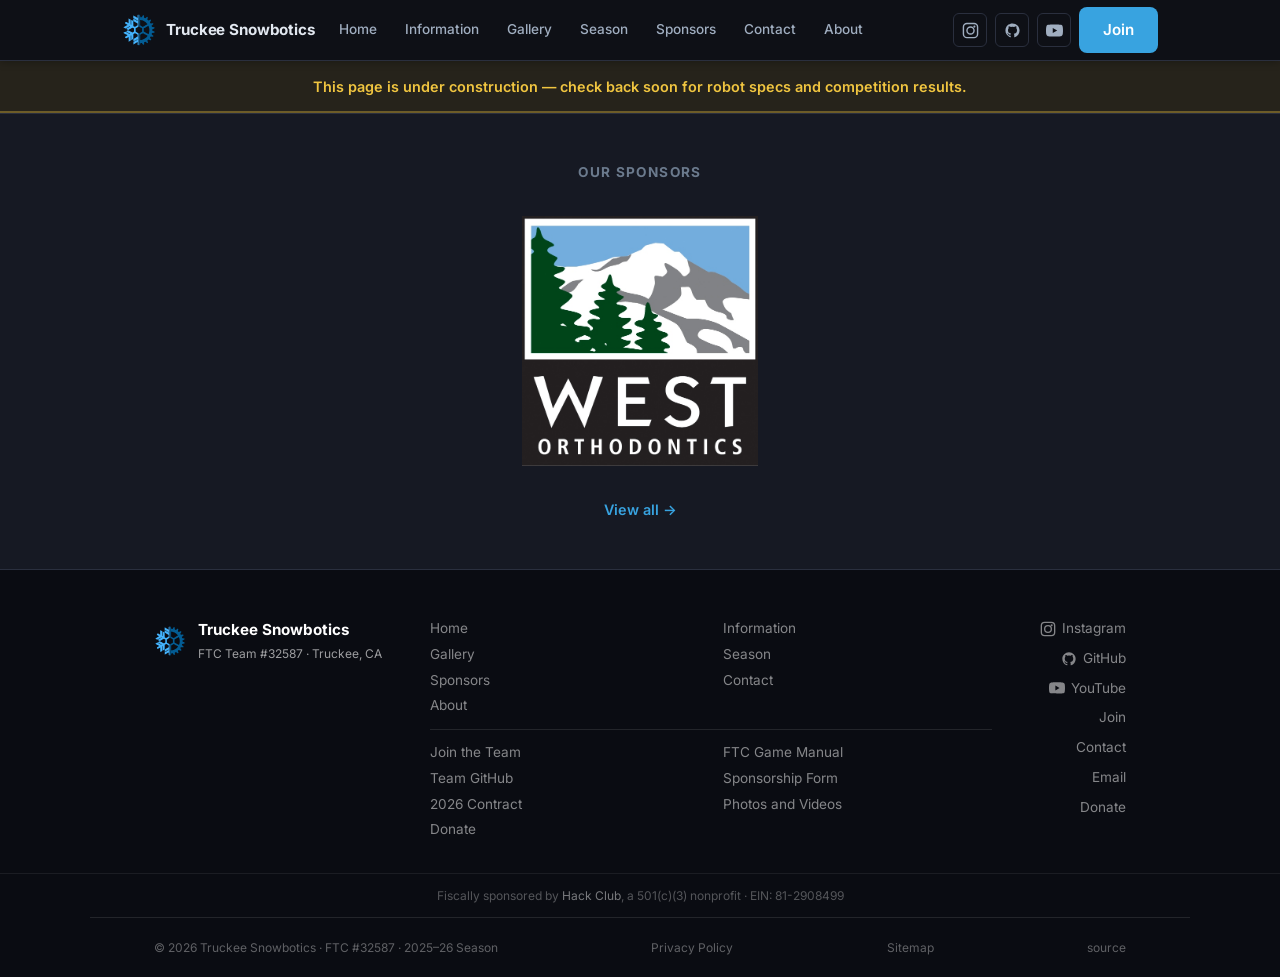
<file: season/index.html>
<!DOCTYPE html>
<html lang="en">
<head>
  <meta charset="UTF-8" />
  <meta name="viewport" content="width=device-width, initial-scale=1.0" />
  <meta name="author" content="Truckee Snowbotics" />
  <meta name="description" content="2025–26 season results, robot specifications, and competition history for Truckee Snowbotics FTC Team #32587 from Truckee, CA." />
  <title>Season · Truckee Snowbotics</title>
  <link rel="canonical" href="https://snowbotics.org/season/" />
  <!-- Open Graph -->
  <meta property="og:type" content="website" />
  <meta property="og:site_name" content="Truckee Snowbotics" />
  <meta property="og:url" content="https://snowbotics.org/season/" />
  <meta property="og:title" content="Season · Truckee Snowbotics" />
  <meta property="og:description" content="2025–26 season results, robot specifications, and competition history for Truckee Snowbotics FTC Team #32587 from Truckee, CA." />
  <meta property="og:image" content="https://snowbotics.org/images/og-image.png" />
  <meta property="og:image:width" content="512" />
  <meta property="og:image:height" content="512" />
  <meta property="og:image:alt" content="Truckee Snowbotics — FTC Team #32587" />
  <meta name="twitter:image" content="https://snowbotics.org/images/og-image.png" />
  <!-- Twitter Card -->
  <meta name="twitter:card" content="summary" />
  <meta name="twitter:title" content="Season · Truckee Snowbotics" />
  <meta name="twitter:description" content="2025–26 season results, robot specifications, and competition history for Truckee Snowbotics FTC Team #32587 from Truckee, CA." />
  <link rel="icon" type="image/svg+xml" href="/images/favicon.svg" />
  <link rel="shortcut icon" href="/favicon.ico" />
  <link rel="apple-touch-icon" sizes="180x180" href="/images/apple-touch-icon.png" />
  <meta name="theme-color" content="#0a0a0a" />
  <link rel="manifest" href="/site.webmanifest" />
  <link rel="preconnect" href="https://fonts.googleapis.com" />
  <link rel="preconnect" href="https://fonts.gstatic.com" crossorigin />
  <link rel="stylesheet" href="https://fonts.googleapis.com/css2?family=Inter:wght@300;400;500;600;700&display=swap" media="print" onload="this.media='all'" />
  <noscript><link rel="stylesheet" href="https://fonts.googleapis.com/css2?family=Inter:wght@300;400;500;600;700&display=swap" /></noscript>
  <link rel="stylesheet" href="../assets/css/main.css" />
  <!-- Structured Data -->
  <script type="application/ld+json">
  {
    "@context": "https://schema.org",
    "@type": "BreadcrumbList",
    "itemListElement": [
      {"@type": "ListItem", "position": 1, "name": "Home", "item": "https://snowbotics.org/"},
      {"@type": "ListItem", "position": 2, "name": "Season", "item": "https://snowbotics.org/season/"}
    ]
  }
  </script>
  <!-- Preload page data -->
  <link rel="preload" href="/assets/data/seasons.json" as="fetch" crossorigin />
  <link rel="preload" href="/assets/data/links.json" as="fetch" crossorigin />
</head>
<body>

  <!-- ── HEADER ────────────────────────────────── -->
  <header class="site-header" id="top">
    <div class="header-inner">

      <a href="/" class="header-brand">
        <img src="../images/logo.svg" alt="" width="34" height="34" />
        <span>Truckee Snowbotics</span>
      </a>

      <nav class="nav" id="main-nav">
        <a href="/">Home</a>
        <a href="/information/">Information</a>
        <a href="/gallery/">Gallery</a>
        <a href="/season/">Season</a>
        <a href="/sponsors/">Sponsors</a>
        <a href="/contact/">Contact</a>
        <a href="/about/">About</a>
      </nav>

      <div class="header-actions">
        <a href="https://www.instagram.com/truckeesnowbotics/" data-link-key="instagram" target="_blank" rel="noopener" class="btn-icon" aria-label="Instagram">
          <svg width="17" height="17" viewBox="0 0 24 24" fill="none" stroke="currentColor" stroke-width="2" stroke-linecap="round" stroke-linejoin="round" aria-hidden="true">
            <rect x="2" y="2" width="20" height="20" rx="5"/>
            <circle cx="12" cy="12" r="5"/>
            <circle cx="17.5" cy="6.5" r="1.5" fill="currentColor" stroke="none"/>
          </svg>
        </a>
        <a href="https://github.com/truckee-snowbotics/FTC-Truckee-Robotics" data-link-key="githubRepo" target="_blank" rel="noopener" class="btn-icon" aria-label="GitHub">
          <svg width="17" height="17" viewBox="0 0 24 24" fill="currentColor" aria-hidden="true">
            <path d="M12 2C6.477 2 2 6.477 2 12c0 4.42 2.865 8.166 6.839 9.489.5.092.682-.217.682-.482 0-.237-.008-.866-.013-1.7-2.782.603-3.369-1.342-3.369-1.342-.454-1.155-1.11-1.462-1.11-1.462-.908-.62.069-.608.069-.608 1.003.07 1.531 1.03 1.531 1.03.892 1.529 2.341 1.087 2.91.831.092-.646.35-1.086.636-1.336-2.22-.253-4.555-1.11-4.555-4.943 0-1.091.39-1.984 1.029-2.683-.103-.253-.446-1.27.098-2.647 0 0 .84-.269 2.75 1.025A9.578 9.578 0 0112 6.836a9.59 9.59 0 012.504.337c1.909-1.294 2.747-1.025 2.747-1.025.546 1.377.202 2.394.1 2.647.64.699 1.028 1.592 1.028 2.683 0 3.842-2.339 4.687-4.566 4.935.359.309.678.919.678 1.852 0 1.336-.012 2.415-.012 2.743 0 .267.18.578.688.48C19.138 20.163 22 16.418 22 12c0-5.523-4.477-10-10-10z"/>
          </svg>
        </a>
        <a href="https://www.youtube.com/@TruckeeSnowbotics" data-link-key="youtube" target="_blank" rel="noopener" class="btn-icon" aria-label="YouTube">
          <svg width="17" height="17" viewBox="0 0 24 24" fill="currentColor" aria-hidden="true">
            <path d="M23.498 6.186a3.016 3.016 0 0 0-2.122-2.136C19.505 3.545 12 3.545 12 3.545s-7.505 0-9.377.505A3.017 3.017 0 0 0 .502 6.186C0 8.07 0 12 0 12s0 3.93.502 5.814a3.016 3.016 0 0 0 2.122 2.136c1.871.505 9.376.505 9.376.505s7.505 0 9.377-.505a3.015 3.015 0 0 0 2.122-2.136C24 15.93 24 12 24 12s0-3.93-.502-5.814zM9.545 15.568V8.432L15.818 12l-6.273 3.568z"/>
          </svg>
        </a>
        <a href="https://forms.gle/wmb4EVvQHGe2SRt96" data-link-key="join" class="btn-primary">Join</a>
      </div>

      <button class="hamburger" id="hamburger" aria-label="Toggle menu" aria-expanded="false">
        <span></span><span></span><span></span>
      </button>

    </div>
  </header>

  <!-- Mobile nav drawer -->
  <div class="mobile-nav" id="mobile-nav" aria-hidden="true">
    <a href="/">Home</a>
    <a href="/information/">Information</a>
    <a href="/gallery/">Gallery</a>
    <a href="/season/">Season</a>
    <a href="/sponsors/">Sponsors</a>
    <a href="/contact/">Contact</a>
    <a href="/about/">About</a>
    <div class="mobile-nav-actions">
      <a href="https://www.instagram.com/truckeesnowbotics/" data-link-key="instagram" target="_blank" rel="noopener">Instagram</a>
      <a href="https://github.com/truckee-snowbotics" data-link-key="github" target="_blank" rel="noopener">GitHub</a>
      <a href="https://www.youtube.com/@TruckeeSnowbotics" data-link-key="youtube" target="_blank" rel="noopener">YouTube</a>
      <a href="https://forms.gle/wmb4EVvQHGe2SRt96" data-link-key="join">Join</a>
    </div>
  </div>

  <main>

    <!-- ── UNDER CONSTRUCTION ─────────────────── -->
    <div style="background:rgba(240,197,64,.1);border-bottom:2px solid rgba(240,197,64,.35);padding:.85rem 2rem;text-align:center;font-size:.9rem;font-weight:600;color:#f0c540;">
        This page is under construction — check back soon for robot specs and competition results.
    </div>

    <!-- ── SEO ANCHOR (visible to crawlers, hidden visually when JS loads season data) -->
    <section class="section" id="season-intro-seo" aria-hidden="true">
      <div class="section-inner">
        <div class="section-header">
          <h1>2025–26 Season — Truckee Snowbotics FTC Team #32587</h1>
          <p>Competition results, robot specifications, and season history for Truckee Snowbotics, a FIRST Tech Challenge robotics team from Tahoe-Truckee High School in Truckee, CA, competing in the Northern Nevada FTC region.</p>
        </div>
      </div>
    </section>

    <!-- ── SEASON HERO ────────────────────────── -->
    <section class="section section--alt" id="season-hero" style="display:none;">
      <div class="section-inner">
        <div class="season-intro">
          <div class="season-intro-text">
            <span class="season-badge" id="season-badge">2025–26 Season</span>
            <h1 id="season-game-name">Loading…</h1>
            <p id="season-robot-name-label" class="season-robot-label">Loading…</p>
          </div>
          <div class="season-intro-actions">
            <a href="#robot" class="btn-primary">Robot</a>
            <a href="#results" class="btn-outline">Results</a>
          </div>
        </div>
      </div>
    </section>

    <!-- ── ROBOT ──────────────────────────────── -->
    <section class="section" id="robot" style="display:none;">
      <div class="section-inner">
        <div class="section-header">
          <h2 id="robot-name-heading">Robot</h2>
          <p id="robot-description">Loading robot information…</p>
        </div>
        <div class="info-grid" id="robot-specs-grid"></div>
      </div>
    </section>

    <!-- ── COMPETITION RESULTS ────────────────── -->
    <section class="section section--alt" id="results" style="display:none;">
      <div class="section-inner">
        <div class="section-header">
          <h2>Competition Results</h2>
          <p id="results-season-label">2025–26 Season</p>
        </div>
        <div class="results-table-wrapper">
          <table class="results-table">
            <thead>
              <tr>
                <th>Event</th>
                <th>Date</th>
                <th>Location</th>
                <th>Ranking</th>
                <th>Record</th>
                <th>Awards</th>
              </tr>
            </thead>
            <tbody id="results-table-body">
              <tr><td colspan="6" style="text-align:center;color:var(--text-dim);padding:2rem;">Loading results…</td></tr>
            </tbody>
          </table>
        </div>
      </div>
    </section>

    <!-- ── SEASON ARCHIVE ─────────────────────── -->
    <section class="section" id="archive" style="display:none;">
      <div class="section-inner">
        <div class="section-header">
          <h2>Season Archive</h2>
          <p>Previous seasons and their results.</p>
        </div>
        <div id="season-archive-list" class="season-archive-list">
          <p style="color:var(--text-dim);font-size:.9rem;">Past seasons will appear here as they are added to seasons.json.</p>
        </div>
      </div>
    </section>

  </main>

  <!-- ── SPONSOR BAR ───────────────────────────── -->
  <div class="sponsor-bar">
    <span class="sponsor-bar-label">Our Sponsors</span>
    <div class="sponsor-bar-logos" id="sponsor-bar-logos"></div>
    <a href="/sponsors/" class="sponsor-bar-link">View all →</a>
  </div>

  <!-- ── FOOTER ────────────────────────────────── -->
  <footer class="site-footer">
    <div class="footer-inner">

      <div class="footer-brand">
        <img src="../images/logo.svg" alt="" width="32" height="32" />
        <div>
          <span class="footer-name">Truckee Snowbotics</span>
          <span class="footer-sub">FTC Team #32587 · Truckee, CA</span>
        </div>
      </div>

      <nav class="footer-nav">
        <a href="/">Home</a>
        <a href="/information/">Information</a>
        <a href="/gallery/">Gallery</a>
        <a href="/season/">Season</a>
        <a href="/sponsors/">Sponsors</a>
        <a href="/contact/">Contact</a>
        <a href="/about/">About</a>
      </nav>

      <div class="footer-actions">
        <a href="https://www.instagram.com/truckeesnowbotics/" target="_blank" rel="noopener">
          <svg width="16" height="16" viewBox="0 0 24 24" fill="none" stroke="currentColor" stroke-width="2" stroke-linecap="round" stroke-linejoin="round" aria-hidden="true">
            <rect x="2" y="2" width="20" height="20" rx="5"/>
            <circle cx="12" cy="12" r="5"/>
            <circle cx="17.5" cy="6.5" r="1.5" fill="currentColor" stroke="none"/>
          </svg>
          Instagram
        </a>
        <a href="https://github.com/truckee-snowbotics" target="_blank" rel="noopener">
          <svg width="16" height="16" viewBox="0 0 24 24" fill="currentColor" aria-hidden="true">
            <path d="M12 2C6.477 2 2 6.477 2 12c0 4.42 2.865 8.166 6.839 9.489.5.092.682-.217.682-.482 0-.237-.008-.866-.013-1.7-2.782.603-3.369-1.342-3.369-1.342-.454-1.155-1.11-1.462-1.11-1.462-.908-.62.069-.608.069-.608 1.003.07 1.531 1.03 1.531 1.03.892 1.529 2.341 1.087 2.91.831.092-.646.35-1.086.636-1.336-2.22-.253-4.555-1.11-4.555-4.943 0-1.091.39-1.984 1.029-2.683-.103-.253-.446-1.27.098-2.647 0 0 .84-.269 2.75 1.025A9.578 9.578 0 0112 6.836a9.59 9.59 0 012.504.337c1.909-1.294 2.747-1.025 2.747-1.025.546 1.377.202 2.394.1 2.647.64.699 1.028 1.592 1.028 2.683 0 3.842-2.339 4.687-4.566 4.935.359.309.678.919.678 1.852 0 1.336-.012 2.415-.012 2.743 0 .267.18.578.688.48C19.138 20.163 22 16.418 22 12c0-5.523-4.477-10-10-10z"/>
          </svg>
          GitHub
        </a>
        <a href="https://www.youtube.com/@TruckeeSnowbotics" data-link-key="youtube" target="_blank" rel="noopener">
          <svg width="16" height="16" viewBox="0 0 24 24" fill="currentColor" aria-hidden="true">
            <path d="M23.498 6.186a3.016 3.016 0 0 0-2.122-2.136C19.505 3.545 12 3.545 12 3.545s-7.505 0-9.377.505A3.017 3.017 0 0 0 .502 6.186C0 8.07 0 12 0 12s0 3.93.502 5.814a3.016 3.016 0 0 0 2.122 2.136c1.871.505 9.376.505 9.376.505s7.505 0 9.377-.505a3.015 3.015 0 0 0 2.122-2.136C24 15.93 24 12 24 12s0-3.93-.502-5.814zM9.545 15.568V8.432L15.818 12l-6.273 3.568z"/>
          </svg>
          YouTube
        </a>
        <a href="https://forms.gle/wmb4EVvQHGe2SRt96">Join</a>
        <a href="/contact/">Contact</a>
        <a href="mailto:contact@snowbotics.org">Email</a>
        <a href="#" data-link-key="donate" target="_blank" rel="noopener">Donate</a>
      </div>

    </div>
    <div class="footer-fiscal">Fiscally sponsored by <a href="https://hackclub.com/hcb/" target="_blank" rel="noopener">Hack Club</a>, a 501(c)(3) nonprofit &middot; EIN: 81-2908499</div>
    <div class="footer-bottom">
      <span>© 2026 Truckee Snowbotics · FTC #32587 · 2025–26 Season</span>
      <a href="/privacy/">Privacy Policy</a>
      <a href="/sitemap.xml">Sitemap</a>
      <a href="https://github.com/truckee-snowbotics/truckee-snowbotics" target="_blank" rel="noopener">source</a>
    </div>
  </footer>

  <script src="../assets/js/main.js" defer></script>
</body>
</html>
</file>
<file: assets/css/main.css>
/* main.css — Truckee Snowbotics */

/* ── Tokens ─────────────────────────────────── */
:root {
  --bg:          #0f1117;
  --bg-alt:      #161923;
  --bg-card:     #1a1e2a;

  --text:        #e2e8f0;
  --text-mid:    #a0aec0;
  --text-dim:    #6b7a8d;

  --blue:        #38a3e0;
  --blue-dark:   #2b8cc4;
  --blue-light:  rgba(56,163,224,.1);
  --blue-border: rgba(56,163,224,.25);

  --border:      #2a2f3e;
  --border-h:    #3a4050;

  --heading:     #f0f4f8;
  --surface:     #1a1e2a;
  --accent:      #38a3e0;

  --font:        'Inter', system-ui, sans-serif;
  --ease:        cubic-bezier(0.22, 1, 0.36, 1);
  --max:         1100px;
  --max-narrow:  680px;
  --r:           8px;
}

/* ── Reset ──────────────────────────────────── */
*, *::before, *::after { box-sizing: border-box; margin: 0; padding: 0; }
html { scroll-behavior: smooth; -webkit-font-smoothing: antialiased; text-rendering: optimizeLegibility; }
body { background: var(--bg); color: var(--text); font-family: var(--font); font-size: 16px; line-height: 1.6; overflow-x: hidden; }
a { color: inherit; text-decoration: none; }
img, svg { display: block; }
ul { list-style: none; }
::selection { background: var(--blue); color: #fff; }
::-webkit-scrollbar { width: 4px; }
::-webkit-scrollbar-track { background: var(--bg); }
::-webkit-scrollbar-thumb { background: var(--border-h); border-radius: 2px; }
img, svg { filter: none; }

/* ── Buttons ─────────────────────────────────── */
.btn-primary {
  display: inline-flex; align-items: center;
  background: var(--blue); color: #fff;
  font-size: .85rem; font-weight: 600;
  padding: .55rem 1.25rem; border-radius: var(--r);
  transition: background .15s, transform .15s var(--ease), box-shadow .15s;
  white-space: nowrap;
}
.btn-primary:hover {
  background: var(--blue-dark);
  transform: translateY(-1px);
  box-shadow: 0 4px 16px rgba(56,163,224,.25);
}
.btn-outline {
  display: inline-flex; align-items: center;
  background: transparent; color: var(--blue);
  font-size: .85rem; font-weight: 600;
  padding: .55rem 1.25rem; border-radius: var(--r);
  border: 1.5px solid var(--blue-border);
  transition: border-color .15s, background .15s, color .15s;
  white-space: nowrap;
}
.btn-outline:hover { border-color: var(--blue); background: var(--blue-light); }
.btn-icon {
  display: inline-flex; align-items: center; justify-content: center;
  width: 34px; height: 34px; border-radius: 6px;
  color: var(--text-mid); border: 1.5px solid var(--border);
  transition: color .15s, border-color .15s, background .15s;
}
.btn-icon:hover { color: var(--blue); border-color: var(--blue-border); background: var(--blue-light); }

/* ── Header ─────────────────────────────────── */
.site-header {
  position: sticky; top: 0; z-index: 200;
  background: rgba(15,17,23,.92);
  backdrop-filter: blur(8px);
  border-bottom: 1px solid var(--border);
  box-shadow: 0 1px 8px rgba(0,0,0,.3);
}
.header-inner {
  max-width: var(--max); margin: 0 auto;
  padding: 0 2rem;
  height: 60px;
  display: flex; align-items: center; gap: 1.5rem;
}
.header-brand {
  display: flex; align-items: center; gap: .65rem;
  font-size: .95rem; font-weight: 700; color: var(--text);
  letter-spacing: -.01em; flex-shrink: 0;
  transition: color .15s;
}
.header-brand:hover { color: var(--blue); }
.header-brand img { flex-shrink: 0; }

.nav { display: flex; gap: 1.75rem; margin-right: auto; }
.nav a {
  font-size: .85rem; font-weight: 500; color: var(--text-mid);
  transition: color .15s; white-space: nowrap;
}
.nav a:hover, .nav a.active { color: var(--blue); }

.header-actions { display: flex; align-items: center; gap: .5rem; }
.header-actions .btn-primary { font-size: .95rem; padding: .65rem 1.5rem; }

.hamburger {
  display: none; flex-direction: column; justify-content: center;
  gap: 5px; width: 44px; height: 44px;
  background: none; border: 1.5px solid var(--border);
  border-radius: 8px; cursor: pointer; padding: 10px;
}
.hamburger span {
  display: block; height: 2px; background: var(--text-mid);
  border-radius: 1px; transition: transform .2s, opacity .2s;
}
.hamburger.open span:nth-child(1) { transform: rotate(45deg) translate(5px, 5px); }
.hamburger.open span:nth-child(2) { opacity: 0; }
.hamburger.open span:nth-child(3) { transform: rotate(-45deg) translate(5px, -5px); }

/* ── Mobile nav ─────────────────────────────── */
.mobile-nav {
  display: none;
  position: fixed; top: 60px; left: 0; right: 0; z-index: 190;
  background: var(--bg-alt);
  border-bottom: 1px solid var(--border);
  box-shadow: 0 8px 24px rgba(0,0,0,.4);
  padding: 1.25rem 2rem;
  flex-direction: column; gap: .25rem;
}
.mobile-nav.open { display: flex; }
.mobile-nav a {
  font-size: .95rem; font-weight: 500; color: var(--text-mid);
  padding: .6rem 0;
  border-bottom: 1px solid var(--border);
  transition: color .15s;
}
.mobile-nav a:last-of-type { border-bottom: none; }
.mobile-nav a:hover { color: var(--blue); }
.mobile-nav-actions {
  display: flex; flex-wrap: wrap; gap: .5rem;
  padding-top: 1rem;
}
.mobile-nav-actions a {
  border: none;
  font-size: .85rem; color: var(--text-dim); padding: 0;
  transition: color .15s;
}
.mobile-nav-actions .btn-primary { color: #fff; border: none; padding: .5rem 1rem; }

@media (max-width: 820px) {
  .nav { display: none; }
  .header-actions .btn-outline { display: none; }
  .hamburger { display: flex; }
}
@media (max-width: 500px) {
  .header-actions .btn-primary { display: none; }
  .header-actions .btn-icon { display: none; }
  .header-actions { gap: .35rem; }
}

/* ── Hero ────────────────────────────────────── */
.hero {
  border-bottom: 1px solid var(--border);
  padding: 6rem 2rem 5rem;
}
.hero-inner {
  max-width: var(--max); margin: 0 auto;
  display: grid; grid-template-columns: 1fr auto;
  gap: 5rem; align-items: center;
}
@media (max-width: 900px) {
  .hero-inner { grid-template-columns: 1fr; gap: 3rem; }
  .hero-visual { display: flex; gap: 2rem; align-items: center; }
  .hero-logo-img { width: 120px; height: 120px; }
}
@media (max-width: 560px) {
  .hero-visual { flex-direction: column; align-items: flex-start; gap: 1.5rem; }
  .hero { padding: 4rem 1.5rem 3.5rem; }
}

.hero-badge {
  display: inline-flex; align-items: center; gap: .45rem;
  background: var(--blue-light); color: var(--blue-dark);
  font-size: .75rem; font-weight: 600; letter-spacing: .06em;
  text-transform: uppercase; padding: .3rem .7rem;
  border-radius: 100px; border: 1px solid var(--blue-border);
  margin-bottom: 1.5rem;
  opacity: 0; animation: fade-up .5s var(--ease) .05s forwards;
}
.badge-dot {
  width: 6px; height: 6px; border-radius: 50%;
  background: var(--blue);
  box-shadow: 0 0 0 2px rgba(29,143,209,.25);
  animation: pulse 2.5s ease-in-out infinite;
}
@keyframes pulse { 0%,100%{opacity:1}50%{opacity:.4} }

.hero-title {
  font-size: clamp(3rem, 7vw, 5.5rem);
  font-weight: 700; line-height: 1.0;
  color: var(--text); letter-spacing: -.04em;
  margin-bottom: .85rem;
  opacity: 0; animation: fade-up .6s var(--ease) .15s forwards;
}
.hero-location {
  font-size: .85rem; font-weight: 500; color: var(--text-dim);
  text-transform: uppercase; letter-spacing: .06em;
  margin-bottom: 1.25rem;
  opacity: 0; animation: fade-up .6s var(--ease) .22s forwards;
}
.hero-body {
  font-size: 1rem; color: var(--text-mid); line-height: 1.8;
  max-width: 48ch; margin-bottom: 2rem;
  opacity: 0; animation: fade-up .6s var(--ease) .3s forwards;
}
.hero-cta {
  display: flex; gap: .75rem; flex-wrap: wrap;
  opacity: 0; animation: fade-up .6s var(--ease) .38s forwards;
}

.hero-visual {
  opacity: 0; animation: fade-up .7s var(--ease) .25s forwards;
  display: flex; flex-direction: column; align-items: center;
}
.hero-logo-img {
  width: 240px; height: 240px;
  margin-bottom: 2rem;
  filter: drop-shadow(0 8px 24px rgba(56,163,224,.3));
}
@media (max-width: 900px) { .hero-logo-img { margin-bottom: 0; width: 120px; height: 120px; } }

.hero-stats {
  display: grid; grid-template-columns: 1fr 1fr;
  gap: .75rem; width: 260px;
}
@media (max-width: 900px) { .hero-stats { width: auto; flex: 1; } }

.hstat {
  background: var(--bg-alt); border: 1px solid var(--border);
  border-radius: var(--r); padding: 1.1rem 1.2rem;
  display: flex; flex-direction: column; gap: .3rem;
}
.hstat-val {
  font-size: 1.4rem; font-weight: 700; color: var(--blue);
  letter-spacing: -.02em; line-height: 1;
}
.hstat-key {
  font-size: .7rem; font-weight: 500; color: var(--text-dim);
  text-transform: uppercase; letter-spacing: .07em;
}

/* ── Sections ────────────────────────────────── */
.section { padding: 5.5rem 2rem; border-bottom: 1px solid var(--border); }
.section--alt { background: var(--bg-alt); }
.section-inner { max-width: var(--max); margin: 0 auto; }
.section-inner--narrow { max-width: var(--max-narrow); }

.section-header { margin-bottom: 2.5rem; }
.section-header h2 {
  font-size: 1.75rem; font-weight: 700;
  color: var(--text); letter-spacing: -.025em;
  margin-bottom: .4rem;
}
.section-header p { font-size: .95rem; color: var(--text-dim); }
.about-body { max-width: 680px; line-height: 1.8; font-size: 1.05rem; color: var(--text); }
.about-split { display: flex; align-items: center; gap: 3rem; }
.about-split__text { flex: 1; min-width: 0; }
.about-split__img { flex: 0 0 340px; }
.about-split__img img { width: 100%; height: 280px; object-fit: cover; border-radius: 12px; display: block; }
@media (max-width: 700px) {
  .about-split { flex-direction: column; }
  .about-split__img { flex: none; width: 100%; }
}

@media (max-width: 600px) { .section { padding: 4rem 1.5rem; } }

/* ── Team ────────────────────────────────────── */
.team-grid {
  display: grid;
  grid-template-columns: repeat(auto-fit, minmax(300px, 1fr));
  gap: 1.4rem;
}

.member-card {
  background: var(--bg-card); border: 1px solid var(--border);
  border-radius: var(--r); padding: 1.75rem;
  display: flex; align-items: center; gap: 1.2rem;
  transition: border-color .2s, box-shadow .2s, transform .2s var(--ease);
  min-height: 110px;
}
.member-card:hover {
  border-color: var(--blue-border);
  box-shadow: 0 4px 16px rgba(29,143,209,.1);
  transform: translateY(-2px);
}
.member-card--empty { opacity: .55; }
.member-card--empty:hover { opacity: 1; border-color: var(--blue-border); }

.member-avatar {
  width: 56px; height: 56px; border-radius: 50%; flex-shrink: 0;
  background: linear-gradient(135deg, var(--blue) 0%, var(--blue-dark) 100%);
  color: #fff; font-size: 1rem; font-weight: 700;
  display: flex; align-items: center; justify-content: center;
  overflow: hidden;
}
.member-avatar img {
  width: 100%; height: 100%; object-fit: cover;
}
.member-avatar--empty { background: var(--border); color: var(--text-dim); }

.member-info { display: flex; flex-direction: column; gap: .25rem; min-width: 0; }
.member-name { font-size: 1rem; font-weight: 600; color: var(--text); white-space: nowrap; overflow: hidden; text-overflow: ellipsis; }
.member-role { font-size: .85rem; color: var(--text-dim); }

/* ── Gallery ─────────────────────────────────── */
.gallery-grid {
  display: grid; grid-template-columns: repeat(3, 1fr);
  gap: 1rem;
}
@media (max-width: 700px) { .gallery-track { gap: .75rem; grid-template-rows: repeat(3, 200px); grid-auto-columns: 280px; } }
@media (max-width: 440px) { .gallery-track { gap: .5rem; grid-template-rows: repeat(3, 160px); grid-auto-columns: 220px; } }

.section-header--with-action {
  display: flex;
  justify-content: space-between;
  gap: 1rem;
  align-items: flex-start;
}

.gallery-wrapper {
  overflow-x: auto;
  overflow-y: hidden;
  -webkit-overflow-scrolling: touch;
}
.gallery-track {
  display: grid;
  grid-template-rows: repeat(3, 260px);
  grid-auto-flow: column;
  grid-auto-columns: 360px;
  gap: 1rem;
  scroll-behavior: smooth;
}
.gallery-item {
  width: 100%;
  background: var(--bg-alt);
  border: 1px solid var(--border);
  border-radius: var(--r);
  display: grid;
  grid-template-rows: minmax(0, 1fr) auto;
  overflow: hidden;
  transition: border-color .2s;
  scroll-snap-align: start;
}
.gallery-item:hover { border-color: var(--blue-border); }
.gallery-image {
  width: 100%;
  height: 100%;
  overflow: hidden;
}
.gallery-item span { font-size: .8rem; color: var(--text-dim); padding: 1rem; text-align: center; }
.gallery-item img {
  width: 100%;
  height: 100%;
  object-fit: cover;
  display: block;
}

.gallery-wrapper {
  scroll-snap-type: x mandatory;
}

.gallery-wrapper::-webkit-scrollbar {
  height: 10px;
}
.gallery-wrapper::-webkit-scrollbar-thumb {
  background: rgba(128, 138, 150, .35);
  border-radius: 999px;
}
.gallery-wrapper::-webkit-scrollbar-track {
  background: transparent;
}

.gallery-modal {
  position: fixed;
  inset: 0;
  display: grid;
  place-items: center;
  z-index: 1000;
}
.gallery-modal.hidden { display: none; }
.gallery-modal-backdrop {
  position: absolute;
  inset: 0;
  background: rgba(0,0,0,.85);
}
.gallery-modal-panel {
  position: fixed;
  inset: 0;
  display: flex;
  flex-direction: column;
  justify-content: center;
  align-items: center;
  gap: 1rem;
  padding: 1.5rem 1rem;
  background: transparent;
  border: none;
  border-radius: 0;
  box-shadow: none;
  overflow: visible;
  z-index: 1001;
}

.gallery-modal-copy {
  max-width: min(90vw, 640px);
  padding: 0 1rem;
  text-align: center;
}
.gallery-modal-caption {
  color: var(--text-dim);
  font-size: 1rem;
  line-height: 1.5;
}
.gallery-modal-close {
  position: fixed;
  right: 1rem;
  top: 1rem;
  width: 42px;
  height: 42px;
  border: none;
  border-radius: 50%;
  background: rgba(26,30,42,.9);
  color: var(--text);
  font-size: 1.5rem;
  line-height: 1;
  cursor: pointer;
  z-index: 1002;
}
.gallery-modal-image {
  max-width: min(90vw, 1200px);
  max-height: calc(100vh - 10rem);
  width: 100%;
  overflow: auto;
  display: flex;
  justify-content: center;
  align-items: center;
  background: rgba(0,0,0,.3);
  border-radius: var(--r);
}
.gallery-modal-image img {
  display: block;
  width: auto;
  height: auto;
  max-width: 100%;
  max-height: 100%;
  object-fit: contain;
}
.gallery-modal-title {
  margin: 0 0 .5rem;
  font-size: 1.25rem;
  color: var(--text);
}
.gallery-modal-description {
  margin: 0;
  color: var(--text-dim);
  line-height: 1.75;
}

/* ── Sponsors ────────────────────────────────── */
.nonprofit-banner {
  display: flex; align-items: center; flex-wrap: wrap; gap: .75rem 1.5rem;
  padding: .85rem 2rem;
  background: color-mix(in srgb, var(--blue) 12%, transparent);
  border-bottom: 1px solid color-mix(in srgb, var(--blue) 30%, transparent);
  font-size: .875rem; color: var(--text-dim);
}
.nonprofit-banner-badge {
  font-size: .72rem; font-weight: 700; letter-spacing: .06em;
  text-transform: uppercase; color: var(--blue);
  background: color-mix(in srgb, var(--blue) 15%, transparent);
  border: 1px solid color-mix(in srgb, var(--blue) 35%, transparent);
  padding: .2rem .55rem; border-radius: 4px; white-space: nowrap; flex-shrink: 0;
}
.nonprofit-banner a { color: var(--blue); font-weight: 600; white-space: nowrap; }

/* ── Donate ──────────────────────────────────── */
/* ── News ────────────────────────────────────── */
.section--dark {
  background: linear-gradient(135deg, #0e3a5c 0%, #14567a 60%, #1a6d98 100%);
  border-color: transparent;
}
.section--dark .section-header h2 { color: #fff; }
.section--dark .section-header p { color: rgba(255,255,255,.65); }

.news-grid {
  display: flex; flex-direction: column;
}

.news-card {
  display: flex; flex-direction: column; gap: .6rem;
  padding: 1.75rem 0;
  border-bottom: 1px solid var(--border);
}
.news-card:first-child { border-top: 1px solid var(--border); }
.news-card-meta {
  display: flex; align-items: center; gap: .65rem;
}
.news-card-date {
  font-size: .85rem; color: var(--text-dim);
  white-space: nowrap;
}
.news-card-tag {
  font-size: .75rem; font-weight: 600; letter-spacing: .08em;
  text-transform: uppercase; color: var(--blue-dark);
}
.news-card-title {
  font-size: 1.15rem; font-weight: 600; color: var(--heading);
  line-height: 1.4; margin: 0;
}
.news-card-text {
  font-size: 1.05rem; color: var(--text-dim); line-height: 1.6; margin: 0;
}

.donate-grid {
  display: grid; grid-template-columns: repeat(auto-fill, minmax(260px, 1fr));
  gap: 1.5rem;
}
.donate-card {
  display: flex; flex-direction: column; gap: .75rem;
  padding: 1.75rem; border-radius: 12px;
  background: var(--surface); border: 1px solid var(--border);
}
.donate-card-title { font-size: 1rem; font-weight: 700; color: var(--heading); }
.donate-card-body { font-size: .9rem; color: var(--text-dim); line-height: 1.65; flex: 1; }
.donate-card .btn-primary, .donate-card .btn-outline { align-self: flex-start; margin-top: auto; }

.sponsor-grid {
  display: grid;
  grid-template-columns: repeat(auto-fill, minmax(280px, 1fr));
  gap: 1.25rem;
}

.sponsor-item {
  background: var(--bg-card); border: 1px solid var(--border);
  border-radius: var(--r);
  overflow: hidden;
  display: block;
  transition: border-color .2s, box-shadow .2s;
  text-decoration: none;
}
a.sponsor-item:hover { border-color: var(--blue-border); box-shadow: 0 4px 16px rgba(29,143,209,.1); }
.sponsor-item img {
  width: 100%;
  height: auto;
  display: block;
  object-fit: contain;
}
.sponsor-item--cta {
  display: flex; flex-direction: column; gap: .75rem; text-align: center;
  border-style: dashed; border-color: var(--blue-border);
  background: var(--blue-light);
  padding: 2rem;
  margin-top: 1.25rem;
  grid-column: 1 / -1;
  max-width: 480px;
  margin-left: auto;
  margin-right: auto;
  width: 100%;
}
.sponsor-item--cta p {
  font-size: 1rem; font-weight: 600; color: var(--blue-dark);
}
.sponsor-item--cta span {
  font-size: .85rem; color: var(--text-mid); line-height: 1.6;
}

/* ── Information page ────────────────────────── */
.info-grid {
  display: grid;
  grid-template-columns: repeat(auto-fill, minmax(260px, 1fr));
  gap: 1.25rem;
}
.info-card {
  background: var(--bg-card);
  border: 1px solid var(--border);
  border-radius: var(--r);
  padding: 1.5rem 1.75rem;
  display: flex;
  flex-direction: column;
  gap: .5rem;
}
.info-card-title {
  font-size: 1rem;
  font-weight: 700;
  color: var(--text);
}
.info-card-body {
  font-size: .9rem;
  color: var(--text-mid);
  line-height: 1.6;
}

/* ── Links & Forms ───────────────────────────── */
.links-grid {
  display: grid;
  grid-template-columns: repeat(auto-fill, minmax(240px, 1fr));
  gap: 1rem;
}
.link-card {
  background: var(--bg-card);
  border: 1px solid var(--border);
  border-radius: var(--r);
  padding: 1.25rem 1.5rem;
  display: flex;
  flex-direction: column;
  gap: .4rem;
  text-decoration: none;
  transition: border-color .15s, box-shadow .15s;
}
.link-card:hover {
  border-color: var(--blue-border);
  box-shadow: 0 4px 14px rgba(29,143,209,.1);
}
.link-card-label {
  font-size: .92rem;
  font-weight: 700;
  color: var(--blue);
  display: flex;
  align-items: center;
  gap: .4rem;
}
.link-card-label::after {
  content: '↗';
  font-size: .8rem;
  opacity: .7;
}
.link-card-desc {
  font-size: .85rem;
  color: var(--text-mid);
  line-height: 1.5;
}
.link-card-category {
  font-size: .72rem;
  font-weight: 600;
  letter-spacing: .06em;
  text-transform: uppercase;
  color: var(--text-dim);
  margin-top: .25rem;
}

/* ── Contact ─────────────────────────────────── */
.contact-placeholder {
  background: var(--bg-alt); border: 1px solid var(--border);
  border-radius: var(--r); padding: 3rem;
  text-align: center;
}
.contact-placeholder p { font-size: .95rem; color: var(--text-dim); }
.contact-form {
  display: grid; gap: 1rem;
  max-width: 520px; margin: 0 auto;
  text-align: left;
}
.contact-form label {
  display: grid; gap: .5rem;
  font-size: .95rem; color: var(--text);
}
.contact-form input,
.contact-form textarea {
  width: 100%; border: 1px solid var(--border);
  border-radius: var(--r); background: var(--bg);
  color: var(--text); padding: .85rem 1rem;
  font: inherit;
}
.contact-form button {
  border: none; outline: none;
}
.contact-form button:focus {
  box-shadow: none;
}
.form-error {
  display: block; margin-top: 1rem;
  color: #bf2912; font-size: .95rem;
}
.contact-form input:focus,
.contact-form textarea:focus {
  outline: 2px solid var(--blue); border-color: transparent;
}
.contact-form textarea { min-height: 140px; resize: vertical; }
.contact-form button { align-self: flex-start; }
.contact-send-btn { width: auto; padding: 1rem 2rem; }
.contact-actions {
  display: flex; flex-wrap: wrap; justify-content: center;
  gap: .75rem; margin-top: 1.5rem;
}

/* ── Sponsorship process steps ───────────────── */
.process-steps {
  list-style: none; counter-reset: steps;
  display: grid;
  grid-template-columns: repeat(3, 1fr);
  gap: 1rem;
  padding: 0; margin: 1.75rem 0 0;
}
.process-steps li {
  counter-increment: steps;
  background: var(--bg-card);
  border: 1px solid var(--border);
  border-radius: var(--r);
  padding: 1.25rem 1.25rem 1.25rem 1rem;
  display: flex; flex-direction: column; gap: .35rem;
}
.process-steps li::before {
  content: "0" counter(steps);
  font-size: 1.5rem; font-weight: 700;
  color: var(--blue); opacity: .35;
  line-height: 1; margin-bottom: .15rem;
}
.process-steps li strong { font-size: .9rem; font-weight: 600; }
.process-steps li span { font-size: .82rem; color: var(--text-mid); line-height: 1.55; }
@media (max-width: 600px) {
  .process-steps { grid-template-columns: 1fr; }
}

/* ── Sponsor bar ─────────────────────────────── */
.sponsor-bar {
  border-top: 1px solid var(--border);
  border-bottom: 1px solid var(--border);
  background: var(--bg-alt);
  padding: 3rem;
  display: flex;
  flex-direction: column;
  align-items: center;
  gap: 2rem;
  overflow-x: auto;
  -webkit-overflow-scrolling: touch;
}
.sponsor-bar-label {
  font-size: .85rem;
  font-weight: 700;
  letter-spacing: .1em;
  text-transform: uppercase;
  color: var(--text-dim);
  white-space: nowrap;
}
.sponsor-bar-logos {
  display: flex;
  align-items: center;
  justify-content: center;
  gap: 4rem;
  flex-wrap: wrap;
}
.sponsor-bar-logo {
  display: flex;
  align-items: center;
  text-decoration: none;
  transition: filter .15s;
  flex-shrink: 0;
}
.sponsor-bar-logo:hover { filter: grayscale(1) opacity(.5); }
.sponsor-bar-logo img {
  height: 250px;
  width: auto;
  display: block;
  object-fit: contain;
}
.sponsor-bar-link {
  font-size: .9rem;
  font-weight: 600;
  color: var(--blue);
  white-space: nowrap;
  flex-shrink: 0;
  transition: color .15s;
}
.sponsor-bar-link:hover { color: var(--blue-dark); }

/* ── Footer ──────────────────────────────────── */
.site-footer {
  background: #0a0c12; color: rgba(255,255,255,.6);
}
.footer-inner {
  max-width: var(--max); margin: 0 auto;
  padding: 3rem 4rem 2rem;
  display: grid; grid-template-columns: auto 1fr auto;
  gap: 3rem; align-items: start;
}
@media (max-width: 820px) {
  .footer-inner { grid-template-columns: 1fr; gap: 2rem; }
}

.footer-brand { display: flex; align-items: center; gap: .75rem; }
.footer-brand img { flex-shrink: 0; }
.footer-name { display: block; font-size: .95rem; font-weight: 700; color: #fff; }
.footer-sub { display: block; font-size: .75rem; margin-top: .1rem; }

.footer-nav {
  display: grid; grid-template-columns: 1fr 1fr;
  gap: .25rem 1.5rem;
  align-content: flex-start;
}
.footer-nav a {
  font-size: .85rem; color: rgba(255,255,255,.5);
  transition: color .15s;
}
.footer-nav a:hover { color: #fff; }
.footer-nav-sep {
  grid-column: 1 / -1; height: 1px;
  background: rgba(255,255,255,.1);
  margin: .5rem 0;
}

.footer-actions {
  display: flex; flex-direction: column; gap: .5rem; align-items: flex-end;
}
@media (max-width: 820px) { .footer-actions { align-items: flex-start; } }
.footer-actions a {
  display: flex; align-items: center; gap: .4rem;
  font-size: .85rem; color: rgba(255,255,255,.5);
  transition: color .15s;
}
.footer-actions a:hover { color: #fff; }

.footer-fiscal {
  text-align: center; padding: .75rem 2rem;
  font-size: .75rem; color: rgba(255,255,255,.3);
  border-top: 1px solid rgba(255,255,255,.07);
}
.footer-fiscal a { color: rgba(255,255,255,.45); transition: color .15s; }
.footer-fiscal a:hover { color: #fff; }

.footer-bottom {
  max-width: var(--max); margin: 0 auto;
  padding: 1.25rem 4rem;
  border-top: 1px solid rgba(255,255,255,.1);
  display: flex; justify-content: space-between;
  font-size: .75rem; color: rgba(255,255,255,.35);
}
.footer-bottom a { transition: color .15s; }
.footer-bottom a:hover { color: rgba(255,255,255,.7); }

/* ── Season page ─────────────────────────────────────── */
#season-intro-seo h1 {
  font-size: clamp(1.6rem, 4vw, 2.4rem);
  font-weight: 700;
  letter-spacing: -.025em;
}
#season-intro-seo p {
  font-size: .95rem;
  color: var(--text-dim);
  margin-top: .4rem;
}

.season-intro {
  display: flex;
  align-items: center;
  justify-content: space-between;
  gap: 2rem;
  flex-wrap: wrap;
}
.season-intro-text { display: flex; flex-direction: column; gap: .6rem; }
.season-badge {
  display: inline-block;
  background: var(--blue-light);
  color: var(--blue-dark);
  border: 1px solid var(--blue-border);
  border-radius: 999px;
  font-size: .78rem;
  font-weight: 700;
  letter-spacing: .04em;
  padding: .25rem .85rem;
  width: fit-content;
}
.season-intro-text h1 { font-size: clamp(1.6rem, 4vw, 2.4rem); }
.season-robot-label { color: var(--text-dim); font-size: 1rem; }
.season-intro-actions { display: flex; gap: .75rem; flex-wrap: wrap; }

/* Results table */
.results-table-wrapper { overflow-x: auto; border-radius: var(--r); border: 1px solid var(--border); }
.results-table {
  width: 100%;
  border-collapse: collapse;
  font-size: .88rem;
  min-width: 540px;
}
.results-table th {
  background: var(--blue);
  color: #fff;
  padding: .65rem 1rem;
  text-align: left;
  font-weight: 600;
  white-space: nowrap;
}
.results-table td {
  padding: .65rem 1rem;
  border-bottom: 1px solid var(--border);
  color: var(--text-mid);
  vertical-align: top;
}
.results-table tbody tr:last-child td { border-bottom: none; }
.results-table tbody tr:nth-child(even) td { background: var(--bg-alt); }

/* Season archive */
.season-archive-list { display: flex; flex-direction: column; gap: 2rem; }
.season-archive-item { border: 1px solid var(--border); border-radius: var(--r); padding: 1.5rem; }
.season-archive-header { display: flex; align-items: center; gap: 1rem; flex-wrap: wrap; margin-bottom: .75rem; }
.season-archive-game { font-size: .9rem; color: var(--text-mid); }
.season-archive-robot { font-size: .9rem; color: var(--text-mid); margin-bottom: .75rem; }
.season-archive-item .results-table-wrapper { margin-top: .5rem; }

/* ── FAQ ────────────────────────────────────── */
.faq-list { max-width: 720px; margin: 0 auto; display: flex; flex-direction: column; gap: .5rem; }

.faq-item {
  border: 1px solid var(--border);
  border-radius: var(--radius);
  overflow: hidden;
}

.faq-item summary {
  cursor: pointer;
  list-style: none;
  padding: 1rem 1.25rem;
  font-weight: 600;
  font-size: .95rem;
  display: flex;
  justify-content: space-between;
  align-items: center;
  gap: 1rem;
  transition: background .15s;
}
.faq-item summary::-webkit-details-marker { display: none; }
.faq-item summary::after {
  content: '+';
  font-size: 1.1rem;
  font-weight: 400;
  flex-shrink: 0;
  transition: transform .2s;
}
.faq-item[open] > summary::after { transform: rotate(45deg); }
.faq-item summary:hover { background: rgba(255,255,255,.04); }

.faq-item p {
  padding: 0 1.25rem 1rem;
  font-size: .9rem;
  color: var(--text-dim);
  line-height: 1.65;
  margin: 0;
}
.faq-item p a { color: var(--accent); }
.faq-item p a:hover { text-decoration: underline; }

/* ── Page hero (inner pages) ─────────────────── */
.page-hero {
  border-bottom: 1px solid var(--border);
  padding: 4rem 2rem 3rem;
  background: var(--bg-alt);
}
.page-hero h1 {
  max-width: var(--max);
  margin: 0 auto .5rem;
  font-size: clamp(1.75rem, 4vw, 2.75rem);
  font-weight: 700;
  letter-spacing: -.03em;
  color: var(--text);
}
.page-hero p {
  max-width: var(--max);
  margin: 0 auto;
  font-size: .9rem;
  color: var(--text-dim);
}

/* ── Prose content sections ──────────────────── */
.content-section h2 {
  font-size: 1.15rem;
  font-weight: 700;
  color: var(--text);
  margin: 2.25rem 0 .6rem;
  letter-spacing: -.015em;
}
.content-section h2:first-child { margin-top: 0; }
.content-section p {
  font-size: .95rem;
  color: var(--text-mid);
  line-height: 1.75;
  margin-bottom: .85rem;
}
.content-section ul {
  list-style: disc;
  padding-left: 1.4rem;
  margin-bottom: .85rem;
  display: flex;
  flex-direction: column;
  gap: .45rem;
}
.content-section li {
  font-size: .95rem;
  color: var(--text-mid);
  line-height: 1.7;
}
.content-section a { color: var(--blue); }
.content-section a:hover { text-decoration: underline; }

/* ── Scroll reveal ───────────────────────────── */
.reveal {
  opacity: 0; transform: translateY(20px);
  transition: opacity .55s var(--ease), transform .55s var(--ease);
}
.reveal.visible { opacity: 1; transform: none; }

/* ── Keyframes ───────────────────────────────── */
@keyframes fade-up {
  from { opacity: 0; transform: translateY(14px); }
  to   { opacity: 1; transform: none; }
}
</file>
